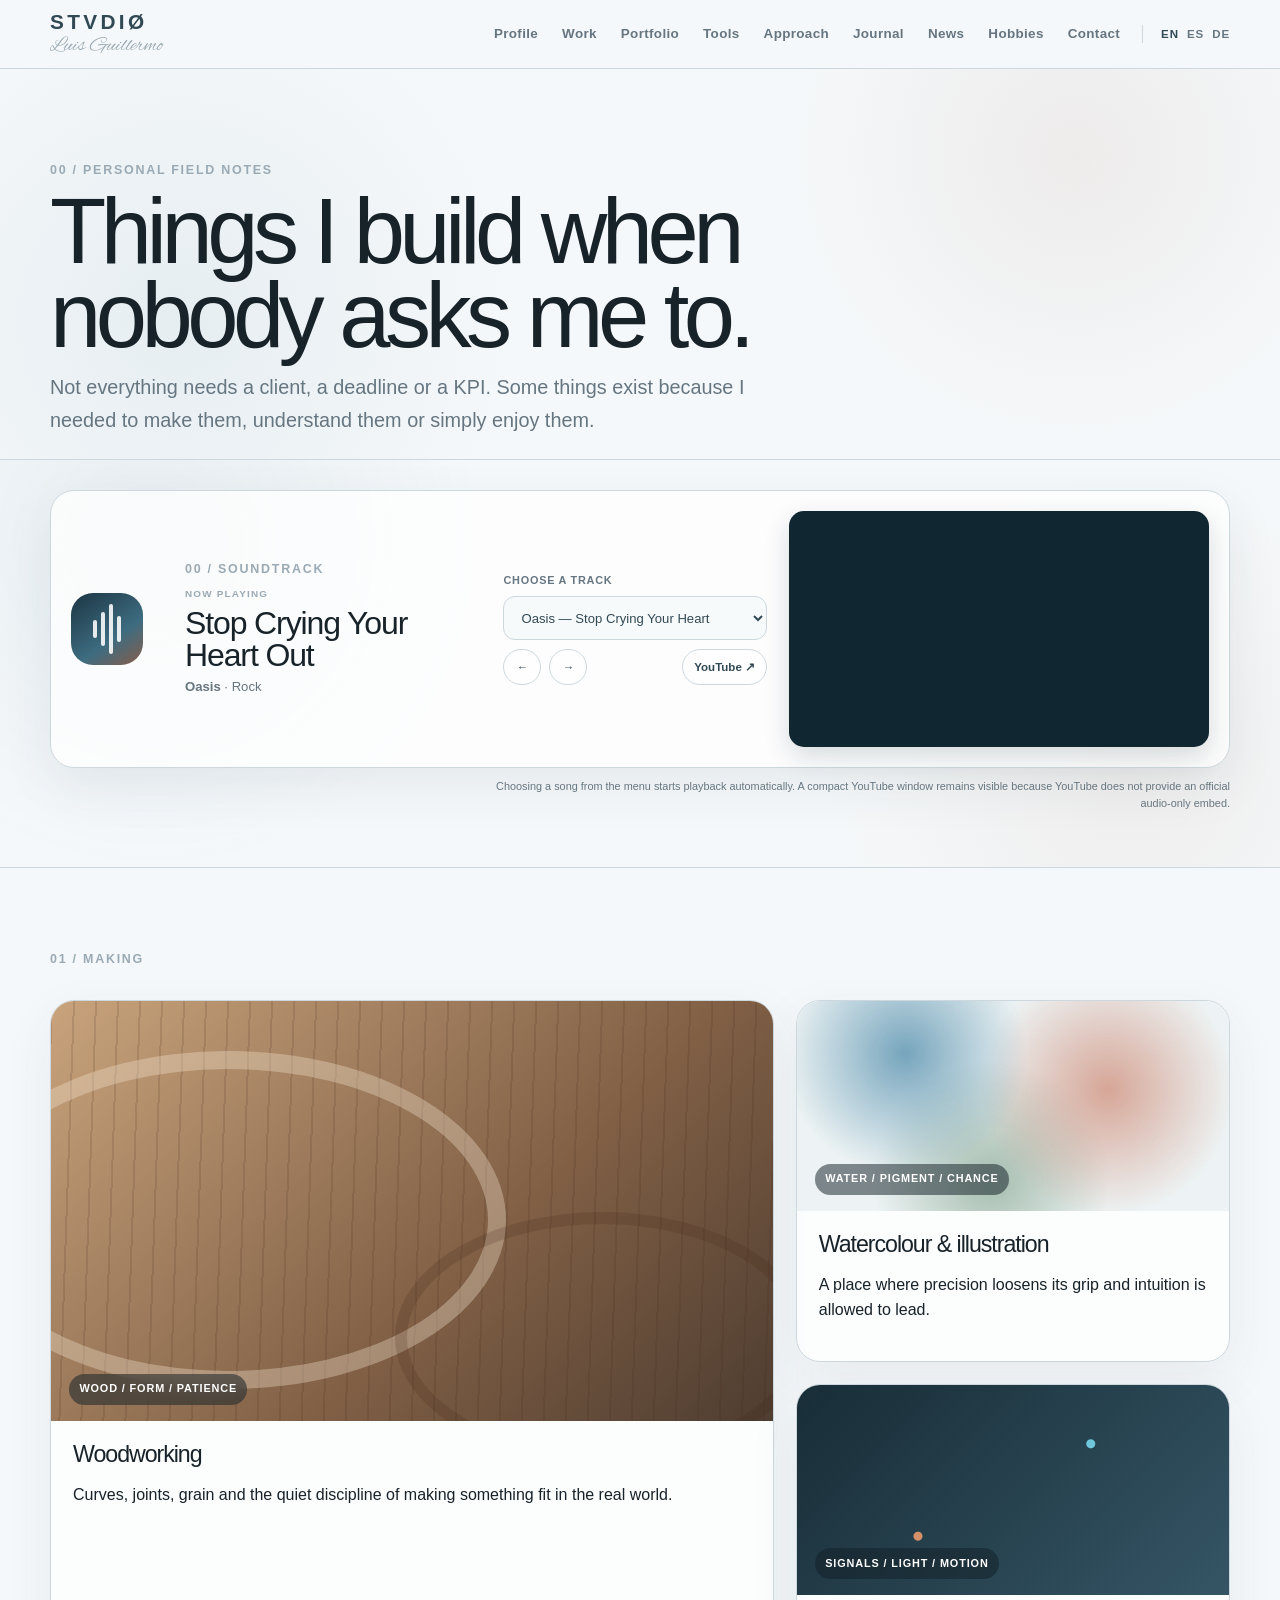
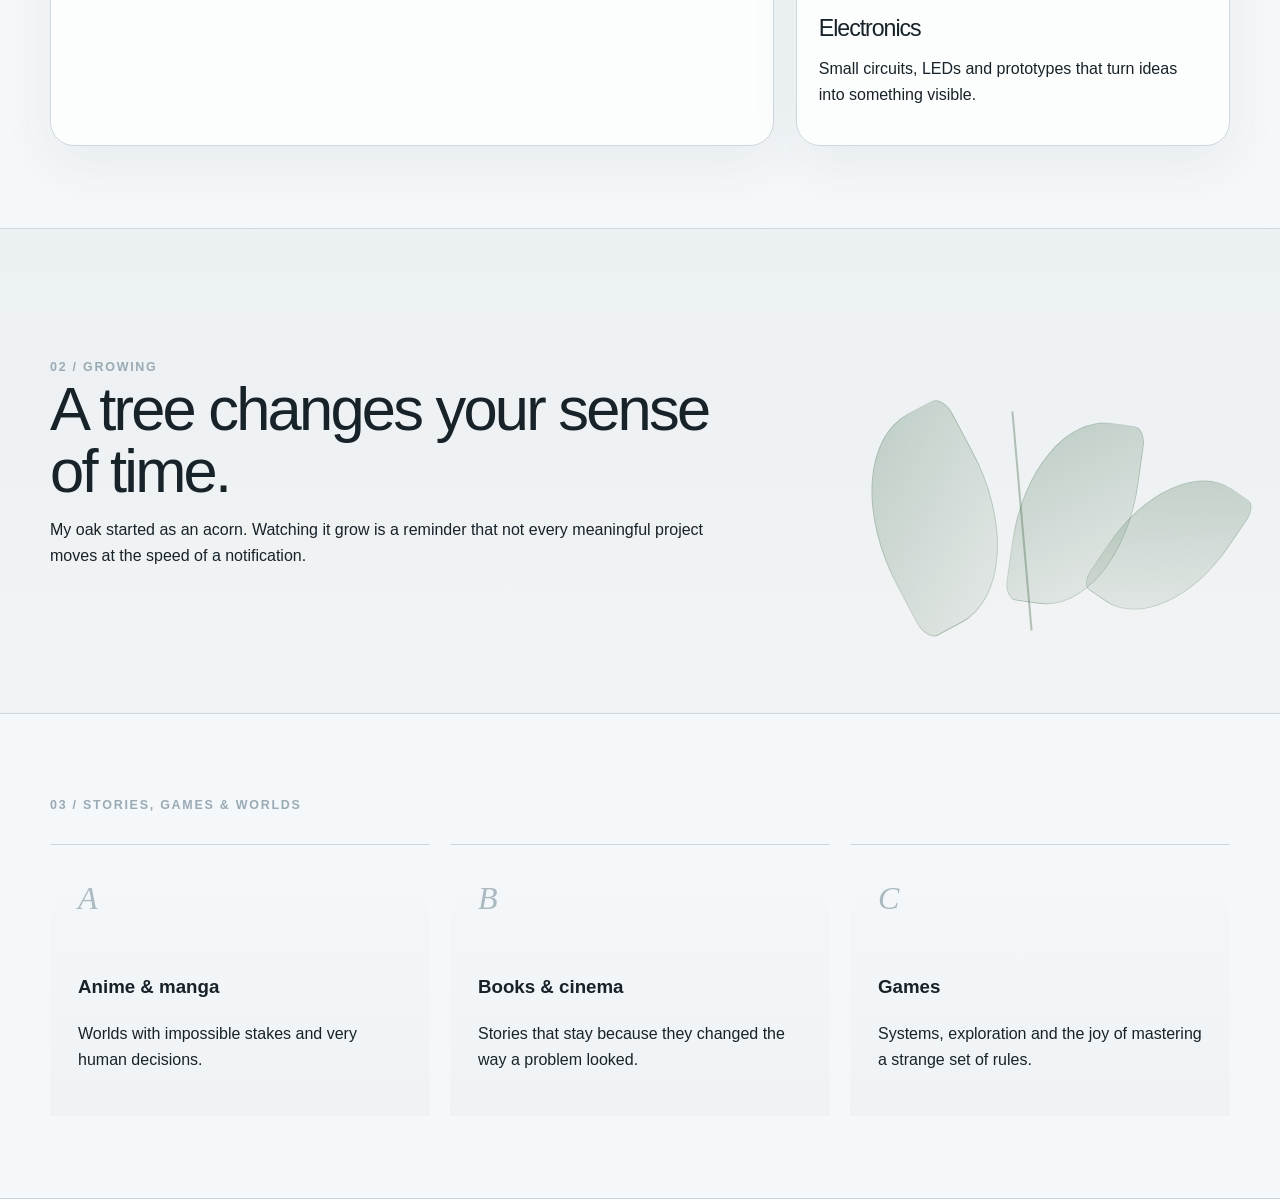
<file: hobbies.html>
<!DOCTYPE html>

<html lang="en">
<head>
<meta charset="utf-8"/>
<meta content="width=device-width, initial-scale=1.0" name="viewport"/>
<title>Hobbies — STVDIØ Luis Guillermo</title>
<meta content="A personal field of making, growing, stories and music." name="description"/>
<link href="styles.css?v=19" rel="stylesheet"/>
</head>
<body class="hobbies-page">
<header>
<nav class="wrap">
<a class="brand" href="index.html">
<span class="brand-main">STVDIØ</span>
<span class="brand-name">Luis Guillermo</span>
</a>
<div class="nav-right">
<div class="nav-links">
<a href="index.html#profile">Profile</a><a href="index.html#work">Work</a>
<a href="index.html#portfolio">Portfolio</a><a href="index.html#tools">Tools</a>
<a href="index.html#approach">Approach</a><a href="journal.html">Journal</a>
<a href="news.html">News</a><a href="hobbies.html">Hobbies</a>
<a href="index.html#contact">Contact</a>
</div>
<div aria-label="Language" class="language-switch">
<a class="active" href="hobbies.html">EN</a>
<a href="es/hobbies.html">ES</a>
<a href="de/hobbies.html">DE</a>
</div>
</div>
<details class="mobile-menu">
<summary aria-label="Open navigation"><span class="mobile-menu-icon"></span></summary>
<div class="mobile-menu-content">
<a href="index.html#profile">Profile</a><a href="index.html#work">Work</a>
<a href="index.html#portfolio">Portfolio</a><a href="index.html#tools">Tools</a>
<a href="index.html#approach">Approach</a><a href="journal.html">Journal</a>
<a href="news.html">News</a><a href="hobbies.html">Hobbies</a>
<a href="index.html#contact">Contact</a>
<div class="mobile-menu-languages">
<a class="active" href="hobbies.html">EN</a>
<a href="es/hobbies.html">ES</a>
<a href="de/hobbies.html">DE</a>
</div>
</div>
</details>
</nav>
</header>
<main>
<section class="hobby-phrase-hero">
<div class="wrap">
<div class="section-number">00 / Personal field notes</div>
<h1>Things I build when nobody asks me to.</h1>
<p>Not everything needs a client, a deadline or a KPI. Some things exist because I needed to make them, understand them or simply enjoy them.</p>
</div>
</section>
<section class="compact-radio-section">
<div class="wrap">
<div class="compact-radio" data-compact-radio="">
<div aria-hidden="true" class="compact-radio-mark">
<span></span><i></i><i></i><i></i>
</div>
<div class="compact-radio-copy">
<div class="section-number">00 / Soundtrack</div>
<div class="compact-radio-now">Now playing</div>
<h1 data-radio-title="">Stop Crying Your Heart Out</h1>
<p><strong data-radio-artist="">Oasis</strong> · <span data-radio-genre="">Rock</span></p>
</div>
<div class="compact-radio-controls">
<label for="track-select-en">Choose a track</label>
<select data-track-select="" id="track-select-en">
<optgroup label="Rock">
<option data-artist="Oasis" data-genre="Rock" data-title="Stop Crying Your Heart Out" value="NITClyCNQPk">Oasis — Stop Crying Your Heart Out</option>
<option data-artist="Green Day" data-genre="Rock" data-title="Boulevard of Broken Dreams" value="Soa3gO7tL-c">Green Day — Boulevard of Broken Dreams</option>
<option data-artist="Metallica" data-genre="Rock" data-title="Turn the Page" value="qPOTEs_yTJo">Metallica — Turn the Page</option>
<option data-artist="Ozzy Osbourne" data-genre="Rock" data-title="See You on the Other Side" value="-9yYJ6ZAYns">Ozzy Osbourne — See You on the Other Side</option>
<option data-artist="Ozzy Osbourne" data-genre="Rock" data-title="Mr. Crowley" value="G3LvhdFEOqs">Ozzy Osbourne — Mr. Crowley</option>
<option data-artist="Marilyn Manson" data-genre="Industrial rock" data-title="The Beautiful People" value="Ypkv0HeUvTc">Marilyn Manson — The Beautiful People</option>
</optgroup>
<optgroup label="German">
<option data-artist="Die Fantastischen Vier" data-genre="Deutschrap" data-title="Die Da!?!" value="VUosAGDM8Sg">Die Fantastischen Vier — Die Da!?!</option>
<option data-artist="Die Fantastischen Vier" data-genre="Deutschrap" data-title="Sie ist weg" value="3vP2T9nTZtw">Die Fantastischen Vier — Sie ist weg</option>
<option data-artist="Rammstein" data-genre="Neue Deutsche Härte" data-title="Ohne Dich" value="LIPc1cfS-oQ">Rammstein — Ohne Dich</option>
</optgroup>
<optgroup label="Anime openings">
<option data-artist="MAKE-UP / Saint Seiya" data-genre="Anime" data-title="Pegasus Fantasy" value="Bu533OKYHyc">MAKE-UP / Saint Seiya — Pegasus Fantasy</option>
<option data-artist="KANA-BOON / Naruto Shippuden" data-genre="Anime" data-title="Silhouette" value="dlFA0Zq1k2A">KANA-BOON / Naruto Shippuden — Silhouette</option>
<option data-artist="Hiroshi Kitadani / One Piece" data-genre="Anime" data-title="We Are!" value="YoeP9w5UIlg">Hiroshi Kitadani / One Piece — We Are!</option>
<option data-artist="Hironobu Kageyama / Dragon Ball Z" data-genre="Anime" data-title="Cha-La Head-Cha-La" value="3hl2nDB8lUw">Hironobu Kageyama / Dragon Ball Z — Cha-La Head-Cha-La</option>
</optgroup>
<optgroup label="Colombian">
<option data-artist="Ekhymosis" data-genre="Colombian rock" data-title="La Tierra" value="thueBRlcaxE">Ekhymosis — La Tierra</option>
<option data-artist="Los Diablitos" data-genre="Vallenato" data-title="Los Caminos de la Vida" value="I-cOD2x-qBs">Los Diablitos — Los Caminos de la Vida</option>
</optgroup>
</select>
<div class="compact-radio-buttons">
<button aria-label="Previous song" data-radio-prev="" type="button">←</button>
<button aria-label="Next song" data-radio-next="" type="button">→</button>
<a data-radio-youtube="" href="https://www.youtube.com/watch?v=NITClyCNQPk" rel="noopener" target="_blank">YouTube ↗</a>
</div>
</div>
<div class="compact-radio-player">
<iframe allow="accelerometer; autoplay; clipboard-write; encrypted-media; gyroscope; picture-in-picture; web-share" allowfullscreen="" data-radio-frame="" loading="lazy" referrerpolicy="strict-origin-when-cross-origin" src="https://www.youtube.com/embed/NITClyCNQPk?rel=0&amp;playsinline=1" title="YouTube music player">
</iframe>
</div>
</div>
<p class="compact-radio-note">Choosing a song from the menu starts playback automatically. A compact YouTube window remains visible because YouTube does not provide an official audio-only embed.</p>
</div>
</section>
<section class="hobby-section">
<div class="wrap">
<div class="section-number">01 / Making</div>
<div class="hobby-mosaic">
<article class="hobby-card hobby-card-large">
<div class="hobby-art hobby-art-wood"><span>Wood / form / patience</span></div>
<div class="hobby-card-body">
<h2>Woodworking</h2>
<p>Curves, joints, grain and the quiet discipline of making something fit in the real world.</p>
</div>
</article>
<article class="hobby-card">
<div class="hobby-art hobby-art-watercolor"><span>Water / pigment / chance</span></div>
<div class="hobby-card-body">
<h2>Watercolour &amp; illustration</h2>
<p>A place where precision loosens its grip and intuition is allowed to lead.</p>
</div>
</article>
<article class="hobby-card">
<div class="hobby-art hobby-art-electronics"><span>Signals / light / motion</span></div>
<div class="hobby-card-body">
<h2>Electronics</h2>
<p>Small circuits, LEDs and prototypes that turn ideas into something visible.</p>
</div>
</article>
</div>
</div>
</section>
<section class="hobby-section hobby-section-soft">
<div class="wrap growing-grid">
<div>
<div class="section-number">02 / Growing</div>
<h2>A tree changes your sense of time.</h2>
<p>My oak started as an acorn. Watching it grow is a reminder that not every meaningful project moves at the speed of a notification.</p>
</div>
<div aria-hidden="true" class="leaf-composition">
<span class="leaf leaf-1"></span><span class="leaf leaf-2"></span>
<span class="leaf leaf-3"></span><span class="leaf-stem"></span>
</div>
</div>
</section>
<section class="hobby-section">
<div class="wrap">
<div class="section-number">03 / Stories, games &amp; worlds</div>
<div class="story-grid">
<article><span class="story-index">A</span><h3>Anime &amp; manga</h3><p>Worlds with impossible stakes and very human decisions.</p></article>
<article><span class="story-index">B</span><h3>Books &amp; cinema</h3><p>Stories that stay because they changed the way a problem looked.</p></article>
<article><span class="story-index">C</span><h3>Games</h3><p>Systems, exploration and the joy of mastering a strange set of rules.</p></article>
</div>
</div>
</section>
</main>
<script defer="" src="compact-radio.js?v=18"></script>
</body>
</html>
</file>
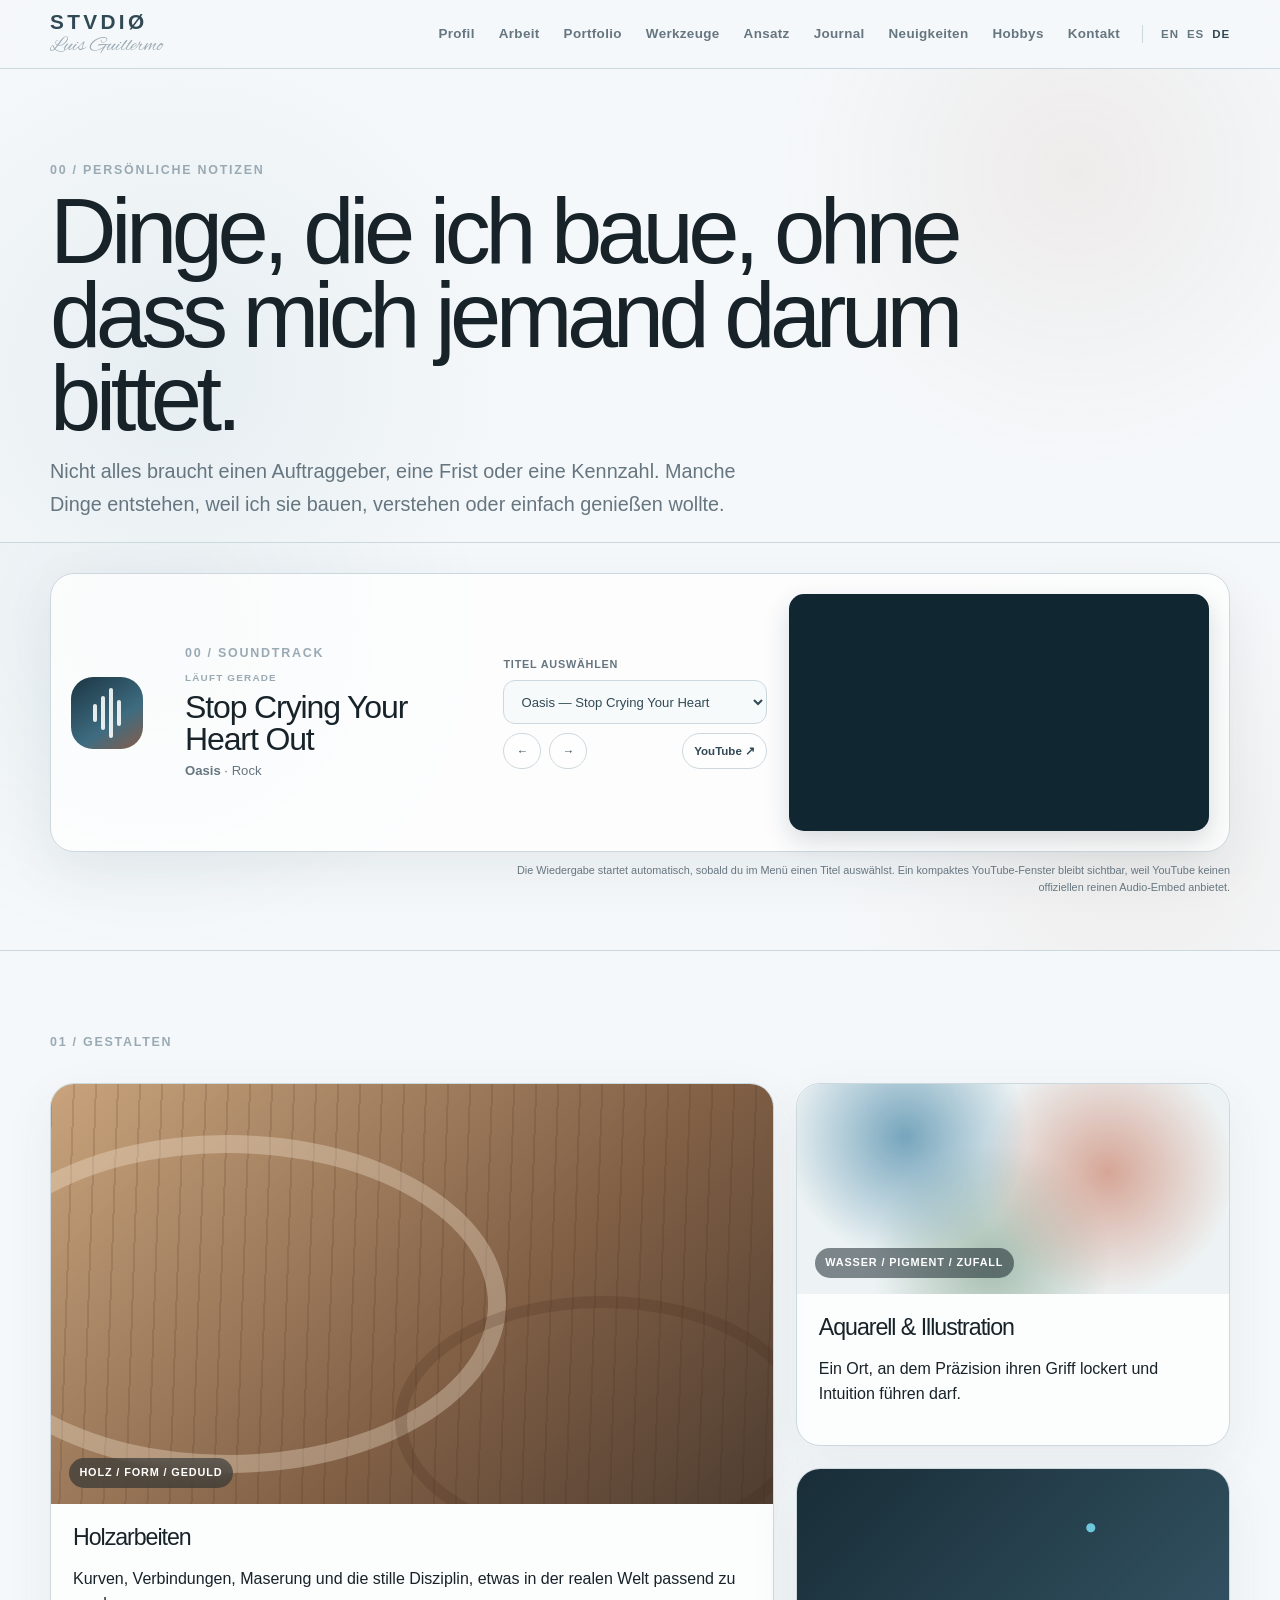
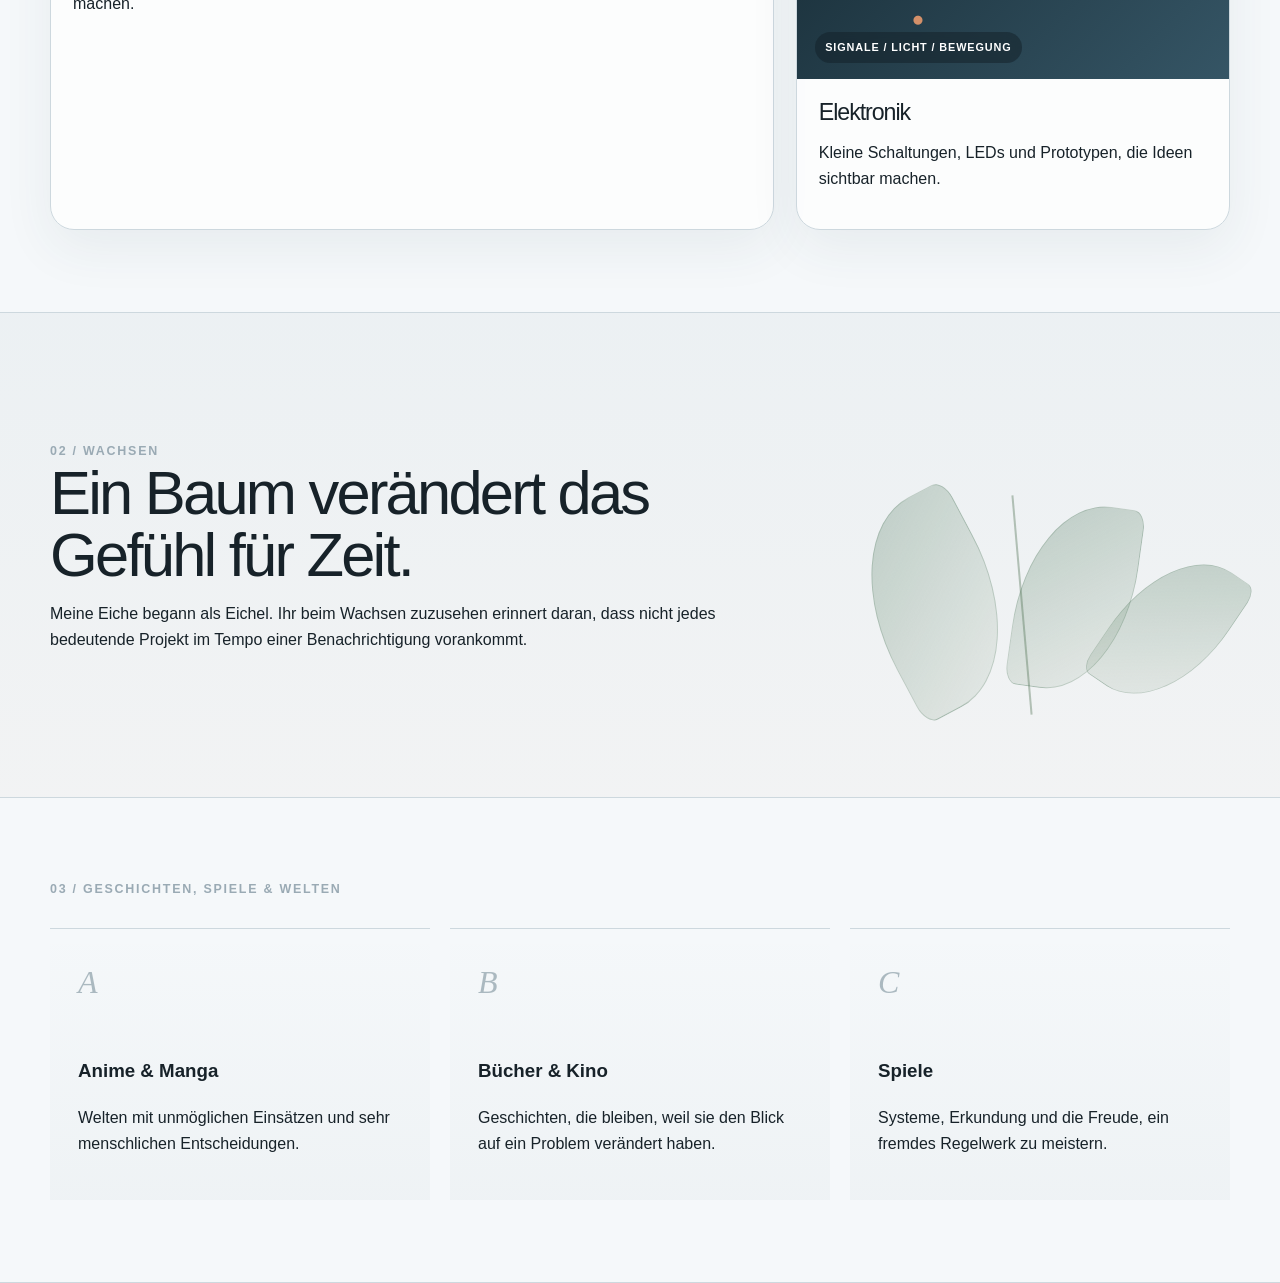
<file: de/hobbies.html>
<!DOCTYPE html>

<html lang="de">
<head>
<meta charset="utf-8"/>
<meta content="width=device-width, initial-scale=1.0" name="viewport"/>
<title>Hobbys — STVDIØ Luis Guillermo</title>
<meta content="A personal field of making, growing, stories and music." name="description"/>
<link href="../styles.css?v=19" rel="stylesheet"/>
</head>
<body class="hobbies-page">
<header>
<nav class="wrap">
<a class="brand" href="index.html">
<span class="brand-main">STVDIØ</span>
<span class="brand-name">Luis Guillermo</span>
</a>
<div class="nav-right">
<div class="nav-links">
<a href="index.html#profile">Profil</a><a href="index.html#work">Arbeit</a>
<a href="index.html#portfolio">Portfolio</a><a href="index.html#tools">Werkzeuge</a>
<a href="index.html#approach">Ansatz</a><a href="journal.html">Journal</a>
<a href="news.html">Neuigkeiten</a><a href="hobbies.html">Hobbys</a>
<a href="index.html#contact">Kontakt</a>
</div>
<div aria-label="Sprache" class="language-switch">
<a href="../hobbies.html">EN</a>
<a href="../es/hobbies.html">ES</a>
<a class="active" href="hobbies.html">DE</a>
</div>
</div>
<details class="mobile-menu">
<summary aria-label="Navigation öffnen"><span class="mobile-menu-icon"></span></summary>
<div class="mobile-menu-content">
<a href="index.html#profile">Profil</a><a href="index.html#work">Arbeit</a>
<a href="index.html#portfolio">Portfolio</a><a href="index.html#tools">Werkzeuge</a>
<a href="index.html#approach">Ansatz</a><a href="journal.html">Journal</a>
<a href="news.html">Neuigkeiten</a><a href="hobbies.html">Hobbys</a>
<a href="index.html#contact">Kontakt</a>
<div class="mobile-menu-languages">
<a href="../hobbies.html">EN</a>
<a href="../es/hobbies.html">ES</a>
<a class="active" href="hobbies.html">DE</a>
</div>
</div>
</details>
</nav>
</header>
<main>
<section class="hobby-phrase-hero">
<div class="wrap">
<div class="section-number">00 / Persönliche Notizen</div>
<h1>Dinge, die ich baue, ohne dass mich jemand darum bittet.</h1>
<p>Nicht alles braucht einen Auftraggeber, eine Frist oder eine Kennzahl. Manche Dinge entstehen, weil ich sie bauen, verstehen oder einfach genießen wollte.</p>
</div>
</section>
<section class="compact-radio-section">
<div class="wrap">
<div class="compact-radio" data-compact-radio="">
<div aria-hidden="true" class="compact-radio-mark">
<span></span><i></i><i></i><i></i>
</div>
<div class="compact-radio-copy">
<div class="section-number">00 / Soundtrack</div>
<div class="compact-radio-now">Läuft gerade</div>
<h1 data-radio-title="">Stop Crying Your Heart Out</h1>
<p><strong data-radio-artist="">Oasis</strong> · <span data-radio-genre="">Rock</span></p>
</div>
<div class="compact-radio-controls">
<label for="track-select-de">Titel auswählen</label>
<select data-track-select="" id="track-select-de">
<optgroup label="Rock">
<option data-artist="Oasis" data-genre="Rock" data-title="Stop Crying Your Heart Out" value="NITClyCNQPk">Oasis — Stop Crying Your Heart Out</option>
<option data-artist="Green Day" data-genre="Rock" data-title="Boulevard of Broken Dreams" value="Soa3gO7tL-c">Green Day — Boulevard of Broken Dreams</option>
<option data-artist="Metallica" data-genre="Rock" data-title="Turn the Page" value="qPOTEs_yTJo">Metallica — Turn the Page</option>
<option data-artist="Ozzy Osbourne" data-genre="Rock" data-title="See You on the Other Side" value="-9yYJ6ZAYns">Ozzy Osbourne — See You on the Other Side</option>
<option data-artist="Ozzy Osbourne" data-genre="Rock" data-title="Mr. Crowley" value="G3LvhdFEOqs">Ozzy Osbourne — Mr. Crowley</option>
<option data-artist="Marilyn Manson" data-genre="Industrial rock" data-title="The Beautiful People" value="Ypkv0HeUvTc">Marilyn Manson — The Beautiful People</option>
</optgroup>
<optgroup label="German">
<option data-artist="Die Fantastischen Vier" data-genre="Deutschrap" data-title="Die Da!?!" value="VUosAGDM8Sg">Die Fantastischen Vier — Die Da!?!</option>
<option data-artist="Die Fantastischen Vier" data-genre="Deutschrap" data-title="Sie ist weg" value="3vP2T9nTZtw">Die Fantastischen Vier — Sie ist weg</option>
<option data-artist="Rammstein" data-genre="Neue Deutsche Härte" data-title="Ohne Dich" value="LIPc1cfS-oQ">Rammstein — Ohne Dich</option>
</optgroup>
<optgroup label="Anime openings">
<option data-artist="MAKE-UP / Saint Seiya" data-genre="Anime" data-title="Pegasus Fantasy" value="Bu533OKYHyc">MAKE-UP / Saint Seiya — Pegasus Fantasy</option>
<option data-artist="KANA-BOON / Naruto Shippuden" data-genre="Anime" data-title="Silhouette" value="dlFA0Zq1k2A">KANA-BOON / Naruto Shippuden — Silhouette</option>
<option data-artist="Hiroshi Kitadani / One Piece" data-genre="Anime" data-title="We Are!" value="YoeP9w5UIlg">Hiroshi Kitadani / One Piece — We Are!</option>
<option data-artist="Hironobu Kageyama / Dragon Ball Z" data-genre="Anime" data-title="Cha-La Head-Cha-La" value="3hl2nDB8lUw">Hironobu Kageyama / Dragon Ball Z — Cha-La Head-Cha-La</option>
</optgroup>
<optgroup label="Colombian">
<option data-artist="Ekhymosis" data-genre="Colombian rock" data-title="La Tierra" value="thueBRlcaxE">Ekhymosis — La Tierra</option>
<option data-artist="Los Diablitos" data-genre="Vallenato" data-title="Los Caminos de la Vida" value="I-cOD2x-qBs">Los Diablitos — Los Caminos de la Vida</option>
</optgroup>
</select>
<div class="compact-radio-buttons">
<button aria-label="Vorheriger Titel" data-radio-prev="" type="button">←</button>
<button aria-label="Nächster Titel" data-radio-next="" type="button">→</button>
<a data-radio-youtube="" href="https://www.youtube.com/watch?v=NITClyCNQPk" rel="noopener" target="_blank">YouTube ↗</a>
</div>
</div>
<div class="compact-radio-player">
<iframe allow="accelerometer; autoplay; clipboard-write; encrypted-media; gyroscope; picture-in-picture; web-share" allowfullscreen="" data-radio-frame="" loading="lazy" referrerpolicy="strict-origin-when-cross-origin" src="https://www.youtube.com/embed/NITClyCNQPk?rel=0&amp;playsinline=1" title="YouTube-Musikplayer">
</iframe>
</div>
</div>
<p class="compact-radio-note">Die Wiedergabe startet automatisch, sobald du im Menü einen Titel auswählst. Ein kompaktes YouTube-Fenster bleibt sichtbar, weil YouTube keinen offiziellen reinen Audio-Embed anbietet.</p>
</div>
</section>
<section class="hobby-section">
<div class="wrap">
<div class="section-number">01 / Gestalten</div>
<div class="hobby-mosaic">
<article class="hobby-card hobby-card-large">
<div class="hobby-art hobby-art-wood"><span>Holz / Form / Geduld</span></div>
<div class="hobby-card-body">
<h2>Holzarbeiten</h2>
<p>Kurven, Verbindungen, Maserung und die stille Disziplin, etwas in der realen Welt passend zu machen.</p>
</div>
</article>
<article class="hobby-card">
<div class="hobby-art hobby-art-watercolor"><span>Wasser / Pigment / Zufall</span></div>
<div class="hobby-card-body">
<h2>Aquarell &amp; Illustration</h2>
<p>Ein Ort, an dem Präzision ihren Griff lockert und Intuition führen darf.</p>
</div>
</article>
<article class="hobby-card">
<div class="hobby-art hobby-art-electronics"><span>Signale / Licht / Bewegung</span></div>
<div class="hobby-card-body">
<h2>Elektronik</h2>
<p>Kleine Schaltungen, LEDs und Prototypen, die Ideen sichtbar machen.</p>
</div>
</article>
</div>
</div>
</section>
<section class="hobby-section hobby-section-soft">
<div class="wrap growing-grid">
<div>
<div class="section-number">02 / Wachsen</div>
<h2>Ein Baum verändert das Gefühl für Zeit.</h2>
<p>Meine Eiche begann als Eichel. Ihr beim Wachsen zuzusehen erinnert daran, dass nicht jedes bedeutende Projekt im Tempo einer Benachrichtigung vorankommt.</p>
</div>
<div aria-hidden="true" class="leaf-composition">
<span class="leaf leaf-1"></span><span class="leaf leaf-2"></span>
<span class="leaf leaf-3"></span><span class="leaf-stem"></span>
</div>
</div>
</section>
<section class="hobby-section">
<div class="wrap">
<div class="section-number">03 / Geschichten, Spiele &amp; Welten</div>
<div class="story-grid">
<article><span class="story-index">A</span><h3>Anime &amp; Manga</h3><p>Welten mit unmöglichen Einsätzen und sehr menschlichen Entscheidungen.</p></article>
<article><span class="story-index">B</span><h3>Bücher &amp; Kino</h3><p>Geschichten, die bleiben, weil sie den Blick auf ein Problem verändert haben.</p></article>
<article><span class="story-index">C</span><h3>Spiele</h3><p>Systeme, Erkundung und die Freude, ein fremdes Regelwerk zu meistern.</p></article>
</div>
</div>
</section>
</main>
<script defer="" src="../compact-radio.js?v=19"></script>
</body>
</html>
</file>
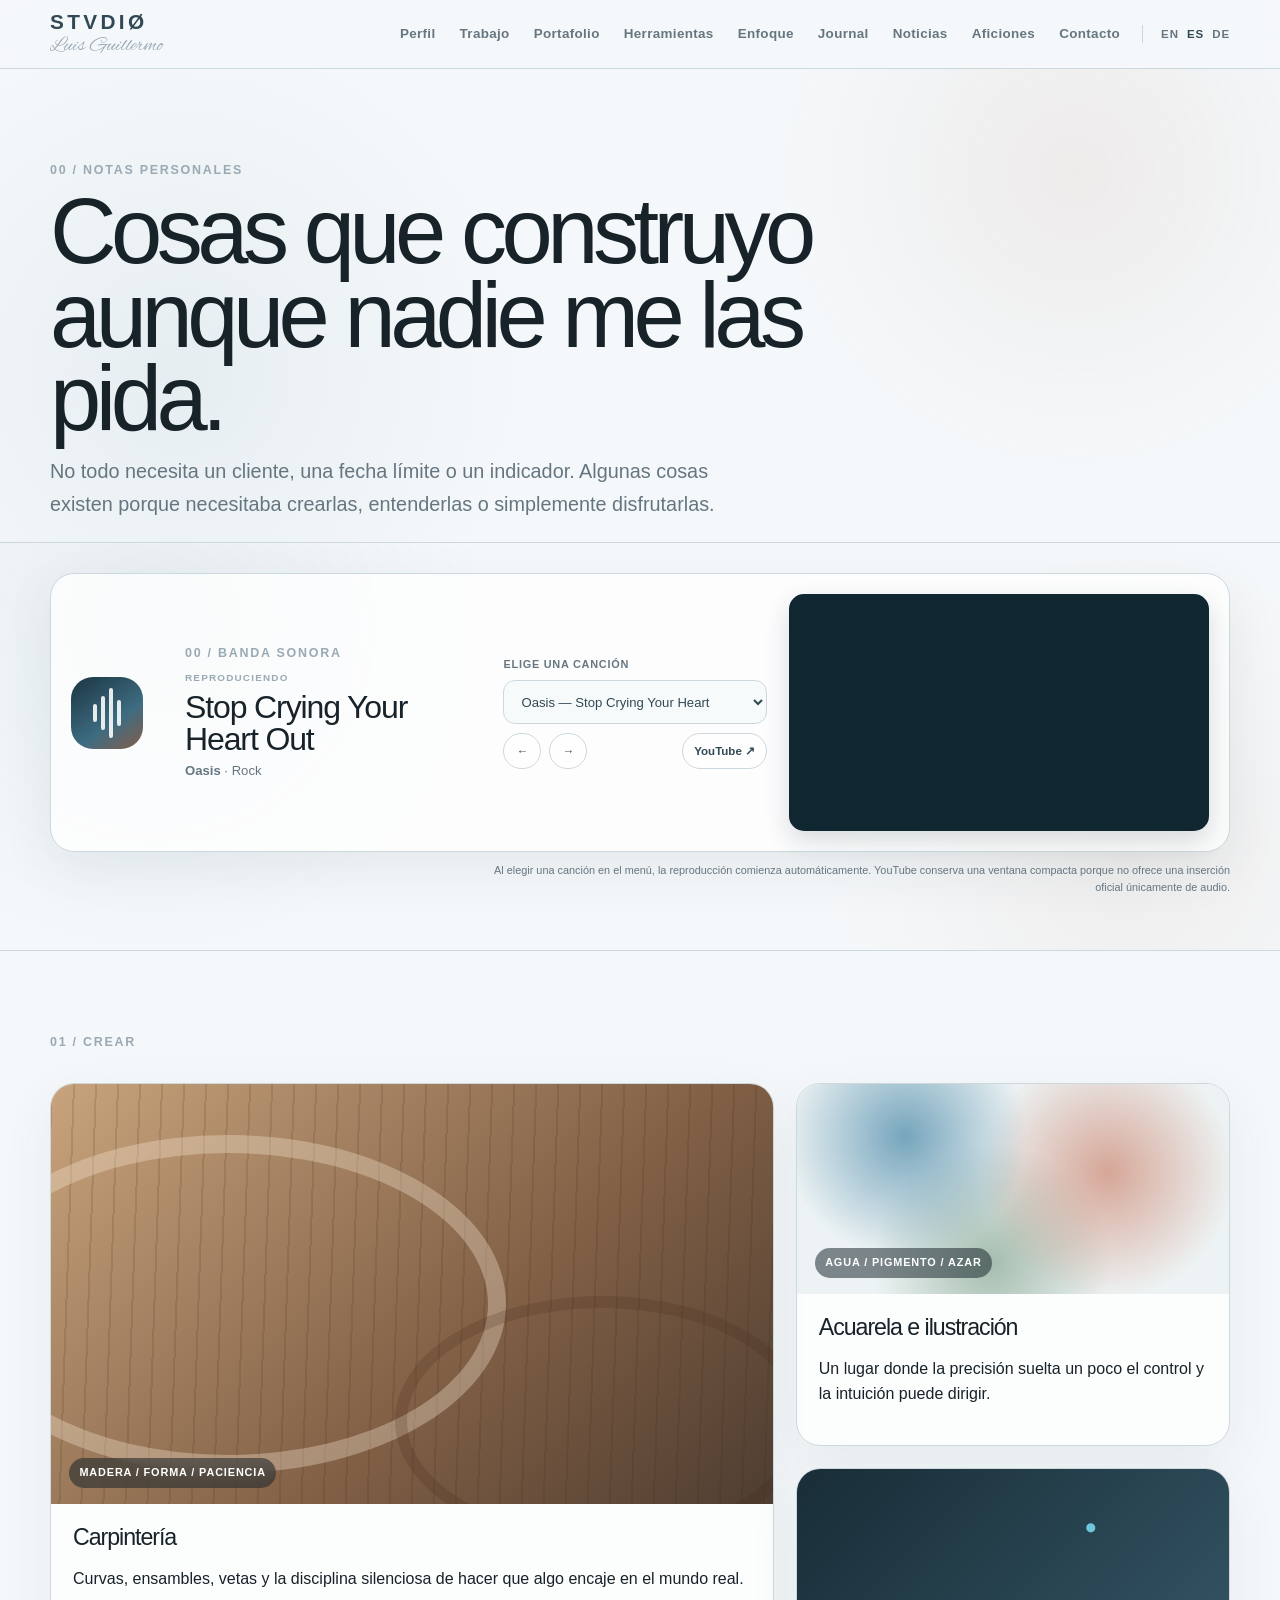
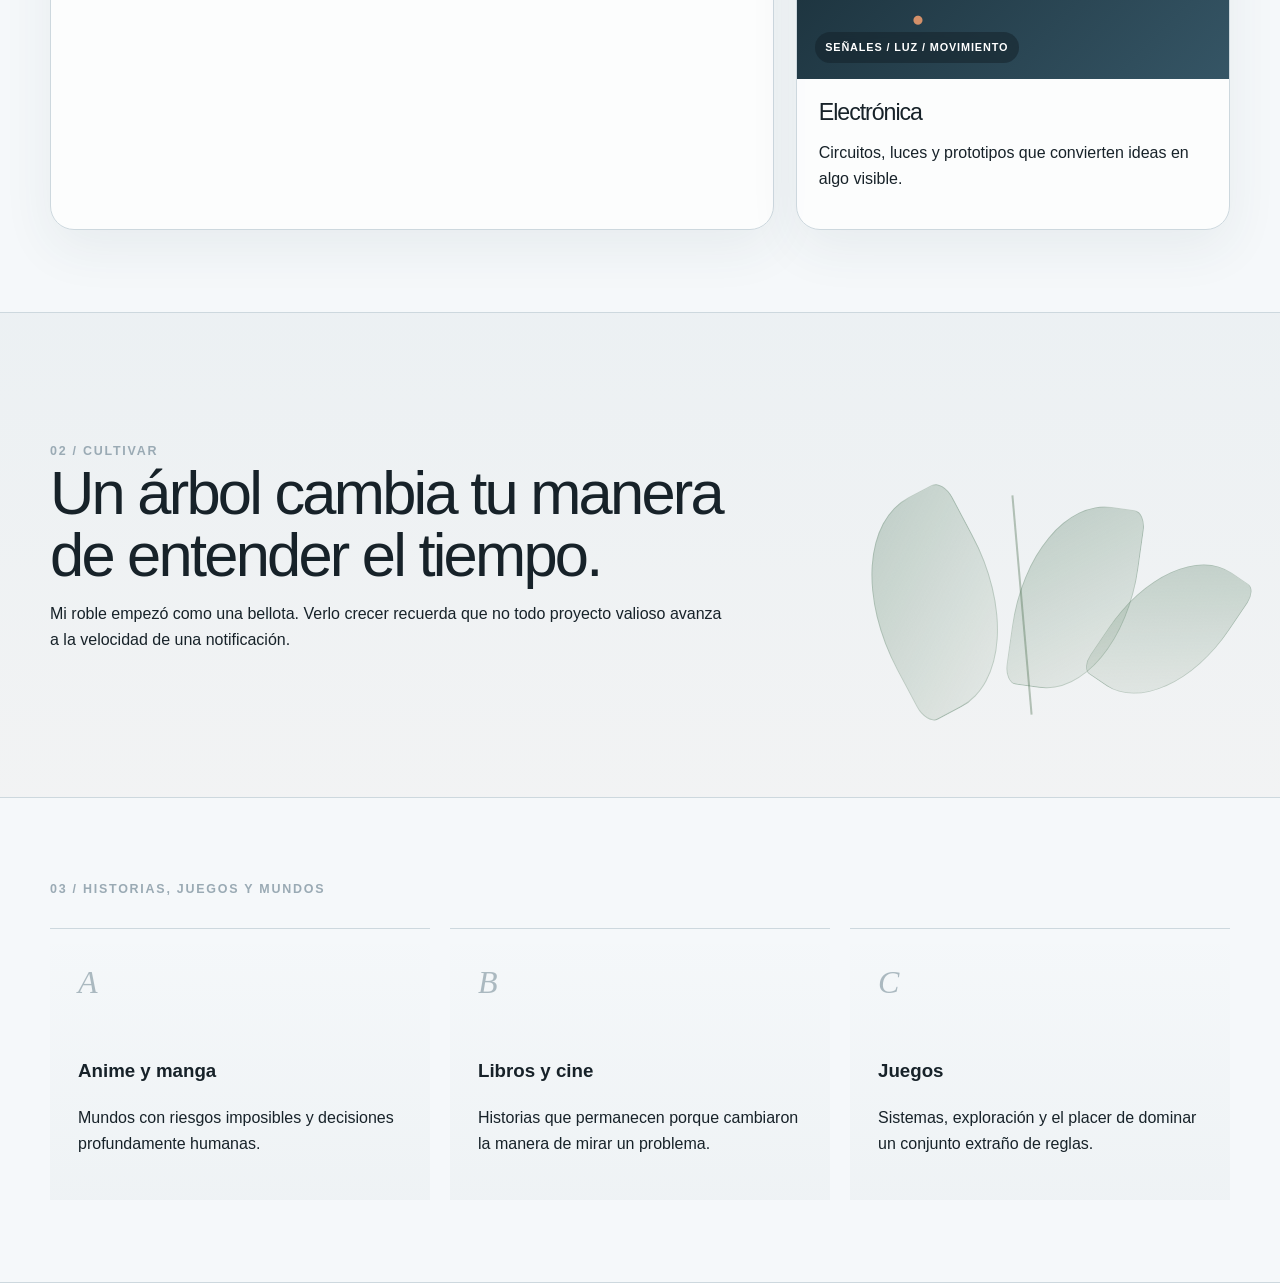
<file: es/hobbies.html>
<!DOCTYPE html>

<html lang="es">
<head>
<meta charset="utf-8"/>
<meta content="width=device-width, initial-scale=1.0" name="viewport"/>
<title>Aficiones — STVDIØ Luis Guillermo</title>
<meta content="Un espacio personal de creación, naturaleza, historias y música." name="description"/>
<link href="../styles.css?v=19" rel="stylesheet"/>
</head>
<body class="hobbies-page">
<header>
<nav class="wrap">
<a class="brand" href="../index.html">
<span class="brand-main">STVDIØ</span>
<span class="brand-name">Luis Guillermo</span>
</a>
<div class="nav-right">
<div class="nav-links">
<a href="index.html#profile">Perfil</a><a href="index.html#work">Trabajo</a>
<a href="index.html#portfolio">Portafolio</a><a href="index.html#tools">Herramientas</a>
<a href="index.html#approach">Enfoque</a><a href="journal.html">Journal</a>
<a href="news.html">Noticias</a><a href="hobbies.html">Aficiones</a>
<a href="index.html#contact">Contacto</a>
</div>
<div aria-label="Idioma" class="language-switch"><a href="../hobbies.html">EN</a><a class="active" href="hobbies.html">ES</a><a href="../de/hobbies.html">DE</a></div>
</div>
<details class="mobile-menu">
<summary aria-label="Open navigation"><span class="mobile-menu-icon"></span></summary>
<div class="mobile-menu-content">
<a href="index.html#profile">Perfil</a><a href="index.html#work">Trabajo</a>
<a href="index.html#portfolio">Portafolio</a><a href="index.html#tools">Herramientas</a>
<a href="index.html#approach">Enfoque</a><a href="journal.html">Journal</a>
<a href="news.html">Noticias</a><a href="hobbies.html">Aficiones</a>
<a href="index.html#contact">Contacto</a>
<div class="mobile-menu-languages"><a href="../hobbies.html">EN</a><a class="active" href="hobbies.html">ES</a><a href="../de/hobbies.html">DE</a></div>
</div>
</details>
</nav>
</header>
<main>
<section class="hobby-phrase-hero">
<div class="wrap">
<div class="section-number">00 / Notas personales</div>
<h1>Cosas que construyo aunque nadie me las pida.</h1>
<p>No todo necesita un cliente, una fecha límite o un indicador. Algunas cosas existen porque necesitaba crearlas, entenderlas o simplemente disfrutarlas.</p>
</div>
</section>
<section class="compact-radio-section">
<div class="wrap">
<div class="compact-radio" data-compact-radio="">
<div aria-hidden="true" class="compact-radio-mark">
<span></span><i></i><i></i><i></i>
</div>
<div class="compact-radio-copy">
<div class="section-number">00 / Banda sonora</div>
<div class="compact-radio-now">Reproduciendo</div>
<h1 data-radio-title="">Stop Crying Your Heart Out</h1>
<p><strong data-radio-artist="">Oasis</strong> · <span data-radio-genre="">Rock</span></p>
</div>
<div class="compact-radio-controls">
<label for="track-select-es">Elige una canción</label>
<select data-track-select="" id="track-select-es">
<optgroup label="Rock">
<option data-artist="Oasis" data-genre="Rock" data-title="Stop Crying Your Heart Out" value="NITClyCNQPk">Oasis — Stop Crying Your Heart Out</option>
<option data-artist="Green Day" data-genre="Rock" data-title="Boulevard of Broken Dreams" value="Soa3gO7tL-c">Green Day — Boulevard of Broken Dreams</option>
<option data-artist="Metallica" data-genre="Rock" data-title="Turn the Page" value="qPOTEs_yTJo">Metallica — Turn the Page</option>
<option data-artist="Ozzy Osbourne" data-genre="Rock" data-title="See You on the Other Side" value="-9yYJ6ZAYns">Ozzy Osbourne — See You on the Other Side</option>
<option data-artist="Ozzy Osbourne" data-genre="Rock" data-title="Mr. Crowley" value="G3LvhdFEOqs">Ozzy Osbourne — Mr. Crowley</option>
<option data-artist="Marilyn Manson" data-genre="Industrial rock" data-title="The Beautiful People" value="Ypkv0HeUvTc">Marilyn Manson — The Beautiful People</option>
</optgroup>
<optgroup label="Deutsch">
<option data-artist="Die Fantastischen Vier" data-genre="Deutschrap" data-title="Die Da!?!" value="VUosAGDM8Sg">Die Fantastischen Vier — Die Da!?!</option>
<option data-artist="Die Fantastischen Vier" data-genre="Deutschrap" data-title="Sie ist weg" value="3vP2T9nTZtw">Die Fantastischen Vier — Sie ist weg</option>
<option data-artist="Rammstein" data-genre="Neue Deutsche Härte" data-title="Ohne Dich" value="LIPc1cfS-oQ">Rammstein — Ohne Dich</option>
</optgroup>
<optgroup label="Openings de anime">
<option data-artist="MAKE-UP / Saint Seiya" data-genre="Anime" data-title="Pegasus Fantasy" value="Bu533OKYHyc">MAKE-UP / Saint Seiya — Pegasus Fantasy</option>
<option data-artist="KANA-BOON / Naruto Shippuden" data-genre="Anime" data-title="Silhouette" value="dlFA0Zq1k2A">KANA-BOON / Naruto Shippuden — Silhouette</option>
<option data-artist="Hiroshi Kitadani / One Piece" data-genre="Anime" data-title="We Are!" value="YoeP9w5UIlg">Hiroshi Kitadani / One Piece — We Are!</option>
<option data-artist="Hironobu Kageyama / Dragon Ball Z" data-genre="Anime" data-title="Cha-La Head-Cha-La" value="3hl2nDB8lUw">Hironobu Kageyama / Dragon Ball Z — Cha-La Head-Cha-La</option>
</optgroup>
<optgroup label="Colombianas">
<option data-artist="Ekhymosis" data-genre="Rock colombiano" data-title="La Tierra" value="thueBRlcaxE">Ekhymosis — La Tierra</option>
<option data-artist="Los Diablitos" data-genre="Vallenato" data-title="Los Caminos de la Vida" value="I-cOD2x-qBs">Los Diablitos — Los Caminos de la Vida</option>
</optgroup>
</select>
<div class="compact-radio-buttons">
<button aria-label="Canción anterior" data-radio-prev="" type="button">←</button>
<button aria-label="Canción siguiente" data-radio-next="" type="button">→</button>
<a data-radio-youtube="" href="https://www.youtube.com/watch?v=NITClyCNQPk" rel="noopener" target="_blank">YouTube ↗</a>
</div>
</div>
<div class="compact-radio-player">
<iframe allow="accelerometer; autoplay; clipboard-write; encrypted-media; gyroscope; picture-in-picture; web-share" allowfullscreen="" data-radio-frame="" loading="lazy" referrerpolicy="strict-origin-when-cross-origin" src="https://www.youtube.com/embed/NITClyCNQPk?rel=0&amp;playsinline=1" title="YouTube music player">
</iframe>
</div>
</div>
<p class="compact-radio-note">Al elegir una canción en el menú, la reproducción comienza automáticamente. YouTube conserva una ventana compacta porque no ofrece una inserción oficial únicamente de audio.</p>
</div>
</section>
<section class="hobby-section">
<div class="wrap">
<div class="section-number">01 / Crear</div>
<div class="hobby-mosaic">
<article class="hobby-card hobby-card-large">
<div class="hobby-art hobby-art-wood"><span>Madera / forma / paciencia</span></div>
<div class="hobby-card-body">
<h2>Carpintería</h2>
<p>Curvas, ensambles, vetas y la disciplina silenciosa de hacer que algo encaje en el mundo real.</p>
</div>
</article>
<article class="hobby-card">
<div class="hobby-art hobby-art-watercolor"><span>Agua / pigmento / azar</span></div>
<div class="hobby-card-body">
<h2>Acuarela e ilustración</h2>
<p>Un lugar donde la precisión suelta un poco el control y la intuición puede dirigir.</p>
</div>
</article>
<article class="hobby-card">
<div class="hobby-art hobby-art-electronics"><span>Señales / luz / movimiento</span></div>
<div class="hobby-card-body">
<h2>Electrónica</h2>
<p>Circuitos, luces y prototipos que convierten ideas en algo visible.</p>
</div>
</article>
</div>
</div>
</section>
<section class="hobby-section hobby-section-soft">
<div class="wrap growing-grid">
<div>
<div class="section-number">02 / Cultivar</div>
<h2>Un árbol cambia tu manera de entender el tiempo.</h2>
<p>Mi roble empezó como una bellota. Verlo crecer recuerda que no todo proyecto valioso avanza a la velocidad de una notificación.</p>
</div>
<div aria-hidden="true" class="leaf-composition">
<span class="leaf leaf-1"></span><span class="leaf leaf-2"></span>
<span class="leaf leaf-3"></span><span class="leaf-stem"></span>
</div>
</div>
</section>
<section class="hobby-section">
<div class="wrap">
<div class="section-number">03 / Historias, juegos y mundos</div>
<div class="story-grid">
<article><span class="story-index">A</span><h3>Anime y manga</h3><p>Mundos con riesgos imposibles y decisiones profundamente humanas.</p></article>
<article><span class="story-index">B</span><h3>Libros y cine</h3><p>Historias que permanecen porque cambiaron la manera de mirar un problema.</p></article>
<article><span class="story-index">C</span><h3>Juegos</h3><p>Sistemas, exploración y el placer de dominar un conjunto extraño de reglas.</p></article>
</div>
</div>
</section>
</main>
<script defer="" src="../compact-radio.js?v=19"></script>
</body>
</html>
</file>
<file: styles.css>
@import url("https://fonts.googleapis.com/css2?family=Alex+Brush&display=swap");


    :root {
      --ice: #f5f8fa;
      --ice-2: #edf3f6;
      --mist: #dfe8ed;
      --steel: #9aaab4;
      --ink: #172229;
      --muted: #667680;
      --line: #cdd8de;
      --blue: #6f8fa1;
      --blue-dark: #314955;
      --white: #ffffff;
      --max: 1180px;
      --radius: 18px;
      --shadow: 0 18px 50px rgba(43, 63, 74, .08);
    }

    * {
      box-sizing: border-box;
    }

    html {
      scroll-behavior: smooth;
    }

    body {
      margin: 0;
      color: var(--ink);
      background: var(--ice);
      font-family: "Helvetica Neue", Helvetica, Arial, sans-serif;
      line-height: 1.6;
    }

    img {
      max-width: 100%;
      display: block;
    }

    a {
      color: inherit;
    }

    .wrap {
      width: min(var(--max), calc(100% - 40px));
      margin: 0 auto;
    }

    .top-banner {
      position: relative;
      height: clamp(110px, 14vw, 180px);
      overflow: hidden;
      background: var(--mist);
      border-bottom: 1px solid var(--line);
    }

    .top-banner img {
      width: 100%;
      height: 100%;
      object-fit: cover;
      object-position: center 48%;
      filter: grayscale(48%) brightness(1.08) contrast(.9) saturate(.55);
    }

    .top-banner::after {
      content: "";
      position: absolute;
      inset: 0;
      background:
        linear-gradient(180deg, rgba(245,248,250,.02), rgba(245,248,250,.38)),
        linear-gradient(90deg, rgba(209,224,232,.28), transparent 36%, rgba(255,255,255,.22));
      pointer-events: none;
    }

    header {
      position: sticky;
      top: 0;
      z-index: 30;
      background: rgba(245,248,250,.88);
      backdrop-filter: blur(16px);
      border-bottom: 1px solid var(--line);
    }

    nav {
      min-height: 68px;
      display: flex;
      align-items: center;
      justify-content: space-between;
      gap: 28px;
    }

    .brand {
      display: inline-flex;
      flex-direction: column;
      align-items: flex-start;
      width: 210px;
      gap: 4px;
      text-decoration: none;
      color: var(--blue-dark);
      line-height: 1;
      text-transform: none;
    }

    .brand-main {
      display: block;
      font-family: "Arial Black", "Helvetica Neue", Arial, sans-serif;
      font-size: 1.42rem;
      font-weight: 900;
      letter-spacing: .16em;
      color: var(--blue-dark);
      white-space: nowrap;
    }

    .brand-name {
      display: block;
      font-family: Georgia, "Times New Roman", serif;
      font-size: .82rem;
      font-weight: 400;
      letter-spacing: .055em;
      color: var(--steel);
      text-transform: none;
      white-space: nowrap;
    }

    .nav-links {
      display: flex;
      flex-wrap: wrap;
      gap: 24px;
    }

    .nav-links a {
      text-decoration: none;
      color: var(--muted);
      font-size: .82rem;
      font-weight: 600;
      letter-spacing: .08em;
      text-transform: uppercase;
    }

    .nav-links a:hover {
      color: var(--ink);
    }

    section {
      padding: 92px 0;
      border-bottom: 1px solid var(--line);
    }

    .hero {
      display: grid;
      grid-template-columns: 1.15fr .85fr;
      align-items: center;
      gap: 72px;
      min-height: 690px;
    }

    .eyebrow {
      margin-bottom: 22px;
      color: var(--blue);
      font-size: .78rem;
      font-weight: 700;
      letter-spacing: .16em;
      text-transform: uppercase;
    }

    h1 {
      margin: 0;
      max-width: 760px;
      font-size: clamp(3rem, 6.7vw, 6.8rem);
      line-height: .95;
      letter-spacing: -.055em;
      font-weight: 500;
    }

    h1 strong {
      display: block;
      color: var(--blue-dark);
      font-weight: 700;
    }

    .lead {
      max-width: 680px;
      margin: 30px 0 0;
      color: var(--muted);
      font-size: clamp(1rem, 1.5vw, 1.2rem);
    }

    .hero-actions {
      display: flex;
      flex-wrap: wrap;
      gap: 12px;
      margin-top: 34px;
    }

    .button {
      display: inline-flex;
      align-items: center;
      justify-content: center;
      min-height: 46px;
      padding: 0 18px;
      border: 1px solid var(--line);
      border-radius: 999px;
      text-decoration: none;
      font-size: .84rem;
      font-weight: 600;
      letter-spacing: .04em;
      transition: all .2s ease;
    }

    .button.primary {
      color: var(--white);
      background: var(--blue-dark);
      border-color: var(--blue-dark);
    }

    .button.secondary {
      background: rgba(255,255,255,.38);
    }

    .button:hover {
      transform: translateY(-2px);
      box-shadow: 0 10px 24px rgba(43,63,74,.08);
    }

    .portrait {
      position: relative;
      padding: 18px;
      background: rgba(255,255,255,.45);
      border: 1px solid var(--line);
      border-radius: 28px;
      box-shadow: var(--shadow);
    }

    .portrait::before {
      content: "";
      position: absolute;
      inset: 12px -12px -12px 12px;
      z-index: -1;
      border-radius: 28px;
      background: rgba(223,232,237,.75);
    }

    .portrait img {
      width: 100%;
      aspect-ratio: 4 / 5;
      object-fit: cover;
      object-position: center 30%;
      border-radius: 18px;
      filter: grayscale(82%) contrast(.98) brightness(1.05);
    }

    .manifesto {
      background: var(--ice-2);
    }

    .manifesto-grid {
      display: grid;
      grid-template-columns: .65fr 1.35fr;
      gap: 70px;
      align-items: start;
    }

    .section-number {
      color: var(--steel);
      font-size: .78rem;
      font-weight: 700;
      letter-spacing: .14em;
      text-transform: uppercase;
    }

    .manifesto-text {
      margin: 0;
      max-width: 900px;
      font-size: clamp(1.8rem, 3.5vw, 3.7rem);
      line-height: 1.18;
      letter-spacing: -.03em;
      font-weight: 400;
    }

    .manifesto-text strong {
      color: var(--blue-dark);
      font-weight: 700;
    }

    h2 {
      margin: 0;
      font-size: clamp(2.2rem, 4.8vw, 4.5rem);
      line-height: 1;
      letter-spacing: -.045em;
      font-weight: 500;
    }

    .section-intro {
      max-width: 760px;
      margin: 22px 0 0;
      color: var(--muted);
      font-size: 1.04rem;
    }

    .areas {
      display: grid;
      grid-template-columns: repeat(2, 1fr);
      gap: 18px;
      margin-top: 44px;
    }

    .area {
      padding: 30px;
      min-height: 220px;
      background: rgba(255,255,255,.55);
      border: 1px solid var(--line);
      border-radius: var(--radius);
    }

    .area-index {
      display: inline-block;
      margin-bottom: 44px;
      color: var(--steel);
      font-size: .75rem;
      font-weight: 700;
      letter-spacing: .12em;
    }

    .area h3 {
      margin: 0 0 10px;
      font-size: 1.35rem;
      font-weight: 600;
    }

    .area p {
      margin: 0;
      color: var(--muted);
      font-size: .96rem;
    }

    .questions {
      margin-top: 42px;
      border-top: 1px solid var(--line);
    }

    .question {
      display: grid;
      grid-template-columns: 72px 1fr;
      padding: 22px 0;
      border-bottom: 1px solid var(--line);
      font-size: clamp(1.05rem, 1.8vw, 1.45rem);
    }

    .question span {
      color: var(--steel);
      font-size: .76rem;
      font-weight: 700;
      letter-spacing: .1em;
    }

    .journal {
      background: var(--ice-2);
    }

    .cards {
      display: grid;
      grid-template-columns: repeat(3, 1fr);
      gap: 18px;
      margin-top: 44px;
    }

    .card {
      overflow: hidden;
      background: rgba(255,255,255,.58);
      border: 1px solid var(--line);
      border-radius: var(--radius);
      box-shadow: 0 12px 32px rgba(43,63,74,.04);
    }

    .card-visual {
      height: 150px;
      background:
        linear-gradient(135deg, rgba(255,255,255,.6), rgba(169,191,202,.72)),
        url("banner.png") center/cover;
      filter: grayscale(56%) saturate(.55);
      border-bottom: 1px solid var(--line);
    }

    .card:nth-child(2) .card-visual {
      background:
        linear-gradient(135deg, rgba(229,237,241,.86), rgba(112,142,158,.56)),
        url("banner.png") center 46%/cover;
    }

    .card:nth-child(3) .card-visual {
      background:
        linear-gradient(135deg, rgba(243,247,249,.8), rgba(76,102,116,.5)),
        url("banner.png") center 54%/cover;
    }

    .card-body {
      padding: 24px;
    }

    .meta {
      color: var(--blue);
      font-size: .72rem;
      font-weight: 700;
      letter-spacing: .12em;
      text-transform: uppercase;
    }

    .card h3 {
      margin: 12px 0;
      font-size: 1.3rem;
      line-height: 1.15;
      font-weight: 600;
    }

    .card p {
      margin: 0 0 22px;
      color: var(--muted);
      font-size: .95rem;
    }

    .text-link {
      text-decoration: none;
      color: var(--blue-dark);
      font-size: .82rem;
      font-weight: 700;
    }

    .contact {
      padding: 0;
      background: var(--blue-dark);
      color: var(--white);
    }

    .contact-grid {
      display: grid;
      grid-template-columns: 1.25fr .75fr;
      min-height: 420px;
    }

    .contact-copy {
      padding: 80px var(--gutter, 40px);
      border-right: 1px solid rgba(255,255,255,.18);
    }

    .contact-copy h2 {
      color: var(--white);
    }

    .contact-copy p {
      max-width: 700px;
      margin: 24px 0 0;
      color: rgba(255,255,255,.72);
    }

    .social-links {
      display: grid;
    }

    .social-link {
      display: flex;
      align-items: center;
      justify-content: space-between;
      min-height: 72px;
      padding: 0 26px;
      border-bottom: 1px solid rgba(255,255,255,.16);
      text-decoration: none;
      font-size: .82rem;
      font-weight: 600;
      letter-spacing: .08em;
      text-transform: uppercase;
    }

    .social-link:hover {
      background: rgba(255,255,255,.08);
    }

    footer {
      padding: 28px 0 36px;
      color: var(--muted);
      font-size: .82rem;
      letter-spacing: .05em;
    }

    @media (max-width: 900px) {
      .nav-links {
        display: none;
      }

      .hero,
      .manifesto-grid,
      .contact-grid {
        grid-template-columns: 1fr;
      }

      .hero {
        min-height: auto;
        padding: 74px 0;
      }

      .portrait {
        max-width: 560px;
      }

      .contact-copy {
        border-right: 0;
        border-bottom: 1px solid rgba(255,255,255,.18);
      }

      .areas,
      .cards {
        grid-template-columns: 1fr;
      }
    }

    @media (max-width: 560px) {
      .wrap {
        width: min(100% - 24px, var(--max));
      }

      section {
        padding: 68px 0;
      }

      .top-banner {
        height: 105px;
      }

      h1 {
        font-size: clamp(2.8rem, 14vw, 4.4rem);
      }

      .question {
        grid-template-columns: 50px 1fr;
      }

      .button {
        width: 100%;
      }
    }

    /* Nordic identity update */
    .brand { display:inline-flex; align-items:baseline; gap:10px; }
    .brand-main { font-family:"Arial Black","Helvetica Neue",Arial,sans-serif; font-size:1.48rem; letter-spacing:.11em; line-height:1; }
    .brand-sub { font-family:Georgia,"Times New Roman",serif; font-size:.76rem; font-style:italic; font-weight:400; letter-spacing:.18em; color:var(--steel); }
    .nav-right { display:flex; align-items:center; gap:22px; }
    .language-switch { display:flex; gap:8px; padding-left:18px; border-left:1px solid var(--line); }
    .language-switch a { text-decoration:none; color:var(--muted); font-size:.72rem; font-weight:700; letter-spacing:.08em; }
    .language-switch .active { color:var(--blue-dark); }
    .news-lead { background:linear-gradient(180deg,rgba(255,255,255,.58),rgba(237,243,246,.72)); }
    .news-lead-grid { display:grid; grid-template-columns:1.25fr .75fr; gap:20px; margin-top:42px; }
    .news-feature,.news-mini { background:rgba(255,255,255,.62); border:1px solid var(--line); border-radius:var(--radius); box-shadow:0 12px 32px rgba(43,63,74,.045); }
    .news-feature { overflow:hidden; }
    .news-feature-image { height:255px; background:linear-gradient(135deg,rgba(240,246,249,.28),rgba(88,116,130,.34)),url("banner.png") center 48%/cover; border-bottom:1px solid var(--line); }
    .news-feature-body,.news-mini { padding:26px; }
    .news-feature h3 { margin:10px 0 12px; font-size:clamp(1.7rem,3vw,2.55rem); line-height:1.08; }
    .news-mini-stack { display:grid; gap:18px; }
    .news-mini h3 { margin:10px 0 8px; font-size:1.28rem; }
    .news-feature p,.news-mini p { margin:0; color:var(--muted); }
    .portrait img { filter:saturate(.9) contrast(.98) brightness(1.035); }
    .site-preview { display:grid; grid-template-columns:repeat(2,1fr); gap:18px; margin-top:40px; }
    .site-preview article { padding:28px; background:rgba(255,255,255,.56); border:1px solid var(--line); border-radius:var(--radius); }
    .site-preview h3 { margin:10px 0 10px; font-size:1.45rem; }
    .site-preview p { color:var(--muted); }
    .page-hero { padding:82px 0 56px; }
    @media (max-width:980px){ .news-lead-grid{grid-template-columns:1fr;} .nav-links{display:none;} }
    @media (max-width:640px){ .brand-main{font-size:1.18rem;} .brand-sub{font-size:.64rem;} .language-switch{display:none;} .site-preview{grid-template-columns:1fr;} }
  

    .portfolio-grid,
    .tools-grid {
      display: grid;
      gap: 18px;
      margin-top: 42px;
    }

    .portfolio-grid { grid-template-columns: repeat(2, 1fr); }
    .tools-grid { grid-template-columns: repeat(4, 1fr); }

    .portfolio-item,
    .tool-group {
      background: rgba(255,255,255,.58);
      border: 1px solid var(--line);
      border-radius: var(--radius);
      box-shadow: 0 12px 32px rgba(43,63,74,.04);
    }

    .portfolio-item {
      min-height: 260px;
      padding: 30px;
      display: flex;
      flex-direction: column;
    }

    .portfolio-number {
      color: var(--steel);
      font-size: .74rem;
      font-weight: 700;
      letter-spacing: .12em;
    }

    .portfolio-item h3 {
      margin: 42px 0 12px;
      font-size: 1.5rem;
      line-height: 1.12;
    }

    .portfolio-item p,
    .tool-group p { color: var(--muted); }

    .portfolio-item .text-link { margin-top: auto; }

    .tool-group {
      min-height: 210px;
      padding: 26px;
    }

    .tool-group h3 {
      margin: 0 0 18px;
      font-size: 1.08rem;
    }

    .tool-list {
      display: flex;
      flex-wrap: wrap;
      gap: 8px;
    }

    .tool-chip {
      display: inline-flex;
      padding: 7px 10px;
      border: 1px solid var(--line);
      border-radius: 999px;
      color: var(--muted);
      background: rgba(255,255,255,.48);
      font-size: .8rem;
    }

    .language-note {
      max-width: 760px;
      margin-top: 26px;
      padding: 20px 22px;
      background: rgba(255,255,255,.56);
      border: 1px solid var(--line);
      border-radius: var(--radius);
      color: var(--muted);
    }

    @media (max-width: 980px) {
      .tools-grid { grid-template-columns: repeat(2, 1fr); }
    }

    @media (max-width: 640px) {
      .brand { width: 194px; }
      .brand-main { font-size: 1.18rem; }
      .brand-name { font-size: .7rem; }
      .portfolio-grid,
      .tools-grid { grid-template-columns: 1fr; }
    }


    .mobile-menu-button {
      display: none;
      flex-direction: column;
      align-items: center;
      justify-content: center;
      gap: 4px;
      width: 42px;
      height: 42px;
      padding: 0;
      border: 1px solid var(--line);
      border-radius: 999px;
      background: rgba(255,255,255,.45);
      color: var(--blue-dark);
      cursor: pointer;
    }

    .mobile-menu-button span {
      display: block;
      width: 17px;
      height: 1.5px;
      background: currentColor;
    }

    .mobile-panel {
      display: none;
      border-top: 1px solid var(--line);
      background: rgba(244,248,250,.98);
    }

    .mobile-panel.open {
      display: block;
    }

    .mobile-panel-inner {
      width: min(var(--max), calc(100% - 24px));
      margin: 0 auto;
      padding: 12px 0 18px;
    }

    .mobile-panel-inner > a {
      display: block;
      padding: 12px 2px;
      border-bottom: 1px solid var(--line);
      color: var(--muted);
      text-decoration: none;
      font-size: .86rem;
      font-weight: 600;
    }

    .mobile-language {
      display: flex;
      gap: 14px;
      padding-top: 14px;
    }

    .mobile-language a {
      color: var(--muted);
      text-decoration: none;
      font-size: .78rem;
      font-weight: 700;
    }

    .mobile-language .active {
      color: var(--blue-dark);
    }

    @media (max-width: 900px) {
      .mobile-menu-button {
        display: inline-flex;
      }

      .nav-right {
        display: none;
      }

      nav {
        min-height: 78px;
      }
    }

    @media (max-width: 560px) {
      .brand {
        width: 176px;
      }

      .brand-main {
        font-size: 1.14rem;
      }

      .brand-name {
        font-size: .72rem;
      }
    }


/* Final typography refinements */
.nav-links a {
  text-transform: none;
  letter-spacing: .025em;
  font-size: .84rem;
}

.mobile-panel-inner > a {
  text-transform: none;
  letter-spacing: .025em;
}

.brand-name {
  font-family: "Palatino Linotype", "Book Antiqua", Palatino, Georgia, serif;
  font-style: italic;
  font-weight: 400;
  letter-spacing: .018em;
  text-transform: none;
}


/* Refined signature typography */
.brand-name {
  font-family: "Segoe Script", "Apple Chancery", "Lucida Handwriting",
               "URW Chancery L", "Brush Script MT", cursive;
  font-size: 1.08rem;
  font-weight: 400;
  font-style: normal;
  letter-spacing: .01em;
  line-height: 1.08;
  color: var(--steel);
  text-transform: none;
  transform: translateY(1px);
}

@media (max-width: 640px) {
  .brand-name {
    font-size: .9rem;
    letter-spacing: 0;
  }
}


/* Alex Brush signature lockup */
.brand-name {
  font-family: "Alex Brush", "Segoe Script", cursive;
  font-size: 1.42rem;
  font-weight: 400;
  font-style: normal;
  letter-spacing: 0;
  line-height: .9;
  color: var(--steel);
  text-transform: none;
  transform: translateY(2px);
}

@media (max-width: 640px) {
  .brand-name {
    font-size: 1.18rem;
    line-height: .92;
  }
}


/* ===== Stable responsive header v8 ===== */
.brand {
  display: flex !important;
  flex-direction: column !important;
  align-items: flex-start !important;
  justify-content: center;
  width: 190px !important;
  min-width: 190px;
  gap: 1px !important;
  line-height: 1 !important;
  text-transform: none !important;
}

.brand-main {
  display: block !important;
  width: auto !important;
  font-size: 1.30rem !important;
  letter-spacing: .16em !important;
  line-height: 1 !important;
  white-space: nowrap !important;
}

.brand-name {
  display: block !important;
  width: auto !important;
  margin-top: 3px;
  font-family: "Alex Brush", "Segoe Script", cursive !important;
  font-size: 1.34rem !important;
  font-weight: 400 !important;
  font-style: normal !important;
  letter-spacing: 0 !important;
  line-height: .88 !important;
  white-space: nowrap !important;
  text-transform: none !important;
  transform: none !important;
}

.mobile-menu {
  display: none;
  position: relative;
}

.mobile-menu summary {
  list-style: none;
  width: 42px;
  height: 42px;
  display: grid;
  place-items: center;
  border: 1px solid var(--line);
  border-radius: 999px;
  background: rgba(255,255,255,.46);
  color: var(--blue-dark);
  cursor: pointer;
}

.mobile-menu summary::-webkit-details-marker {
  display: none;
}

.mobile-menu-icon,
.mobile-menu-icon::before,
.mobile-menu-icon::after {
  display: block;
  width: 17px;
  height: 1.5px;
  background: currentColor;
  content: "";
}

.mobile-menu-icon {
  position: relative;
}

.mobile-menu-icon::before {
  position: absolute;
  top: -5px;
  left: 0;
}

.mobile-menu-icon::after {
  position: absolute;
  top: 5px;
  left: 0;
}

.mobile-menu[open] .mobile-menu-icon {
  background: transparent;
}

.mobile-menu[open] .mobile-menu-icon::before {
  top: 0;
  transform: rotate(45deg);
}

.mobile-menu[open] .mobile-menu-icon::after {
  top: 0;
  transform: rotate(-45deg);
}

.mobile-menu-content {
  position: absolute;
  top: calc(100% + 12px);
  right: 0;
  z-index: 100;
  width: min(320px, calc(100vw - 24px));
  padding: 12px;
  background: rgba(244,248,250,.99);
  border: 1px solid var(--line);
  border-radius: 16px;
  box-shadow: 0 18px 48px rgba(43,63,74,.14);
}

.mobile-menu-content > a {
  display: block;
  padding: 11px 10px;
  border-bottom: 1px solid var(--line);
  color: var(--muted);
  text-decoration: none;
  font-size: .92rem;
  font-weight: 600;
  letter-spacing: .01em;
  text-transform: none;
}

.mobile-menu-content > a:last-of-type {
  border-bottom: 0;
}

.mobile-menu-languages {
  display: flex;
  gap: 14px;
  padding: 12px 10px 3px;
}

.mobile-menu-languages a {
  color: var(--muted);
  text-decoration: none;
  font-size: .78rem;
  font-weight: 700;
}

.mobile-menu-languages .active {
  color: var(--blue-dark);
}

@media (max-width: 980px) {
  .nav-right,
  .mobile-panel,
  .mobile-menu-button {
    display: none !important;
  }

  .mobile-menu {
    display: block;
  }

  nav {
    min-height: 76px !important;
  }
}

@media (max-width: 560px) {
  .brand {
    width: 166px !important;
    min-width: 166px;
  }

  .brand-main {
    font-size: 1.08rem !important;
  }

  .brand-name {
    font-size: 1.14rem !important;
  }
}


/* v9 language consistency */
@media (max-width: 980px) {
  header .nav-right { display: none !important; }
  header .mobile-menu { display: block !important; }
}

@media (min-width: 981px) {
  header .nav-right { display: flex !important; }
  header .mobile-menu { display: none !important; }
}


/* ===== Climate Clock banner overlay ===== */
.top-banner {
  min-height: 132px;
}

.climate-clock-panel {
  position: absolute;
  z-index: 4;
  top: 50%;
  right: max(18px, calc((100vw - var(--max)) / 2));
  transform: translateY(-50%);
  width: min(520px, calc(100% - 36px));
  padding: 14px 18px 13px;
  color: #f7fbfd;
  background:
    linear-gradient(135deg, rgba(18, 34, 43, .86), rgba(49, 73, 85, .72));
  border: 1px solid rgba(255,255,255,.28);
  border-radius: 18px;
  box-shadow: 0 18px 44px rgba(10, 24, 31, .22);
  backdrop-filter: blur(12px);
  -webkit-backdrop-filter: blur(12px);
}

.climate-clock-panel::before {
  content: "";
  position: absolute;
  left: 0;
  top: 14px;
  bottom: 14px;
  width: 3px;
  border-radius: 999px;
  background: #ef6a62;
}

.climate-clock-topline {
  display: flex;
  align-items: center;
  justify-content: space-between;
  gap: 14px;
  margin-left: 7px;
}

.climate-clock-label {
  max-width: 330px;
  color: rgba(247,251,253,.76);
  font-size: .67rem;
  font-weight: 700;
  letter-spacing: .105em;
  line-height: 1.35;
  text-transform: uppercase;
}

.climate-clock-source {
  color: rgba(247,251,253,.58);
  font-size: .62rem;
  font-weight: 600;
  letter-spacing: .08em;
  text-decoration: none;
  white-space: nowrap;
}

.climate-clock-source:hover {
  color: #ffffff;
}

.climate-clock-time {
  display: grid;
  grid-template-columns: repeat(5, minmax(50px, 1fr));
  gap: 8px;
  margin: 10px 0 0 7px;
}

.climate-clock-unit {
  min-width: 0;
}

.climate-clock-value {
  display: block;
  color: #ffffff;
  font-family: "SFMono-Regular", Consolas, "Liberation Mono", Menlo, monospace;
  font-size: clamp(1.05rem, 2vw, 1.55rem);
  font-weight: 700;
  letter-spacing: -.045em;
  line-height: 1;
}

.climate-clock-caption {
  display: block;
  margin-top: 4px;
  color: rgba(247,251,253,.54);
  font-size: .56rem;
  font-weight: 700;
  letter-spacing: .10em;
  text-transform: uppercase;
}

.climate-clock-status {
  margin: 9px 0 0 7px;
  color: rgba(247,251,253,.58);
  font-size: .62rem;
}

.climate-clock-panel.is-error .climate-clock-time {
  display: none;
}

@media (max-width: 820px) {
  .top-banner {
    height: 154px;
  }

  .top-banner img {
    object-position: center;
  }

  .climate-clock-panel {
    left: 12px;
    right: 12px;
    width: auto;
    padding: 12px 14px 11px;
    border-radius: 15px;
  }

  .climate-clock-label {
    max-width: 250px;
    font-size: .6rem;
  }

  .climate-clock-source {
    font-size: .56rem;
  }

  .climate-clock-time {
    grid-template-columns: repeat(5, 1fr);
    gap: 5px;
  }

  .climate-clock-value {
    font-size: clamp(.93rem, 4.2vw, 1.18rem);
  }

  .climate-clock-caption {
    font-size: .49rem;
    letter-spacing: .06em;
  }
}

@media (max-width: 430px) {
  .top-banner {
    height: 166px;
  }

  .climate-clock-panel {
    top: 52%;
  }

  .climate-clock-topline {
    align-items: flex-start;
  }

  .climate-clock-label {
    max-width: 215px;
  }

  .climate-clock-source {
    writing-mode: vertical-rl;
    transform: rotate(180deg);
    letter-spacing: .05em;
  }
}


/* ===== Climate Clock visual refinement v11 ===== */
.climate-clock-panel {
  background:
    linear-gradient(
      112deg,
      rgba(22, 78, 111, .78) 0%,
      rgba(52, 87, 104, .67) 42%,
      rgba(120, 92, 70, .62) 72%,
      rgba(115, 63, 49, .70) 100%
    );
  border: 1px solid rgba(255,255,255,.34);
  box-shadow:
    0 16px 38px rgba(8, 28, 39, .20),
    inset 0 1px 0 rgba(255,255,255,.18);
  backdrop-filter: blur(10px) saturate(1.08);
  -webkit-backdrop-filter: blur(10px) saturate(1.08);
}

.climate-clock-panel::before {
  width: 2px;
  background:
    linear-gradient(
      180deg,
      rgba(124, 206, 232, .92),
      rgba(255,255,255,.70) 48%,
      rgba(235, 151, 105, .95)
    );
  box-shadow: 0 0 16px rgba(255,255,255,.22);
}

.climate-clock-panel::after {
  content: "";
  position: absolute;
  inset: 0;
  pointer-events: none;
  border-radius: inherit;
  background:
    linear-gradient(135deg, rgba(255,255,255,.10), transparent 32%),
    radial-gradient(circle at 88% 14%, rgba(244,178,133,.15), transparent 34%),
    radial-gradient(circle at 12% 82%, rgba(100,188,224,.13), transparent 38%);
}

.climate-clock-topline,
.climate-clock-time,
.climate-clock-status {
  position: relative;
  z-index: 1;
}

.climate-clock-label {
  color: rgba(255,255,255,.84);
}

.climate-clock-source {
  color: rgba(255,255,255,.68);
}

.climate-clock-value {
  color: #ffffff;
  text-shadow: 0 1px 12px rgba(0,0,0,.22);
}

.climate-clock-caption {
  color: rgba(255,255,255,.62);
}

.climate-clock-status {
  color: rgba(255,255,255,.66);
}

@media (max-width: 820px) {
  .climate-clock-panel {
    background:
      linear-gradient(
        110deg,
        rgba(22, 78, 111, .80) 0%,
        rgba(58, 90, 105, .70) 48%,
        rgba(118, 73, 55, .72) 100%
      );
  }
}


/* ===== Climate Clock transparent treatment v12 ===== */
.climate-clock-panel {
  background: transparent !important;
  border: 0 !important;
  box-shadow: none !important;
  backdrop-filter: none !important;
  -webkit-backdrop-filter: none !important;
  padding: 10px 4px !important;
}

.climate-clock-panel::before,
.climate-clock-panel::after {
  display: none !important;
}

.climate-clock-label,
.climate-clock-source,
.climate-clock-caption,
.climate-clock-status,
.climate-clock-value {
  text-shadow:
    0 1px 2px rgba(0,0,0,.95),
    0 2px 8px rgba(0,0,0,.78),
    0 0 18px rgba(0,0,0,.48);
}

.climate-clock-label {
  color: rgba(255,255,255,.96) !important;
  font-weight: 800;
}

.climate-clock-source {
  color: rgba(255,255,255,.82) !important;
}

.climate-clock-value {
  color: #ffffff !important;
  font-weight: 800;
  letter-spacing: -.055em;
}

.climate-clock-caption {
  color: rgba(255,255,255,.86) !important;
  font-weight: 800;
}

.climate-clock-status {
  color: rgba(255,255,255,.86) !important;
}

@media (max-width: 820px) {
  .climate-clock-panel {
    padding: 8px 2px !important;
  }
}


/* ===== Mixed Latest: News + Journal ===== */
.content-type {
  display: inline-flex;
  align-items: center;
  padding: .22rem .5rem;
  border: 1px solid currentColor;
  border-radius: 999px;
  font-size: .61rem;
  font-weight: 800;
  letter-spacing: .09em;
  line-height: 1;
  text-transform: uppercase;
}

.content-type-news {
  color: #315e73;
  background: rgba(75, 126, 151, .08);
}

.content-type-journal {
  color: #755443;
  background: rgba(151, 104, 75, .08);
}

.news-mini .text-link {
  display: inline-block;
  margin-top: .7rem;
}


/* ===== Artistic hobbies page v14 ===== */
.hobbies-page {
  overflow-x: hidden;
}

.hobby-hero {
  padding: clamp(72px, 9vw, 120px) 0 72px;
  background:
    radial-gradient(circle at 82% 22%, rgba(150, 93, 64, .11), transparent 30%),
    radial-gradient(circle at 18% 62%, rgba(63, 119, 142, .10), transparent 32%);
}

.hobby-hero-grid,
.growing-grid,
.soundtrack-heading {
  display: grid;
  grid-template-columns: 1.25fr .75fr;
  gap: clamp(36px, 7vw, 90px);
  align-items: center;
}

.hobby-hero h1 {
  max-width: 780px;
  margin: .7rem 0 1.1rem;
  font-size: clamp(3rem, 7vw, 6.8rem);
  line-height: .92;
  letter-spacing: -.055em;
}

.hobby-intro {
  max-width: 700px;
  font-size: clamp(1.05rem, 1.7vw, 1.35rem);
  line-height: 1.65;
  color: var(--muted);
}

.hobby-orbit {
  position: relative;
  min-height: 320px;
}

.orbit-circle {
  position: absolute;
  border: 1px solid rgba(47, 91, 111, .25);
  border-radius: 50%;
}

.orbit-a { inset: 12% 8% 6% 18%; transform: rotate(-8deg); }
.orbit-b { inset: 24% 20% 18% 4%; border-color: rgba(137, 86, 57, .28); transform: rotate(13deg); }
.orbit-dot { position: absolute; width: 16px; height: 16px; border-radius: 50%; }
.dot-a { top: 19%; right: 15%; background: #416f84; }
.dot-b { bottom: 16%; left: 18%; background: #a16f52; }
.orbit-word {
  position: absolute;
  inset: 42% auto auto 28%;
  font-size: clamp(2.7rem, 7vw, 5.6rem);
  font-weight: 800;
  letter-spacing: .15em;
  color: rgba(44, 79, 95, .10);
  transform: rotate(-9deg);
}

.hobby-section {
  padding: 82px 0;
}

.hobby-section-soft {
  background: linear-gradient(180deg, rgba(79, 112, 124, .055), rgba(154, 107, 76, .035));
}

.hobby-mosaic {
  display: grid;
  grid-template-columns: 1.25fr .75fr;
  gap: 22px;
  margin-top: 30px;
}

.hobby-card {
  overflow: hidden;
  border: 1px solid var(--line);
  border-radius: 24px;
  background: rgba(255,255,255,.72);
  box-shadow: 0 18px 52px rgba(42, 68, 80, .07);
}

.hobby-card-large {
  grid-row: span 2;
}

.hobby-art {
  position: relative;
  min-height: 210px;
  overflow: hidden;
}

.hobby-card-large .hobby-art {
  min-height: 420px;
}

.hobby-art::before,
.hobby-art::after {
  content: "";
  position: absolute;
  border-radius: 50%;
  filter: blur(.2px);
}

.hobby-art span {
  position: absolute;
  left: 18px;
  bottom: 16px;
  z-index: 2;
  padding: .42rem .65rem;
  border-radius: 999px;
  color: white;
  background: rgba(20, 34, 41, .52);
  font-size: .68rem;
  font-weight: 700;
  letter-spacing: .08em;
  text-transform: uppercase;
  backdrop-filter: blur(8px);
}

.hobby-art-wood {
  background:
    repeating-linear-gradient(92deg, rgba(63,35,21,.14) 0 2px, transparent 2px 22px),
    linear-gradient(135deg, #c8a37c, #805f45 60%, #4e3d31);
}

.hobby-art-wood::before {
  width: 72%; height: 72%; left: -14%; top: 12%;
  border: 18px solid rgba(246,232,210,.34);
}
.hobby-art-wood::after {
  width: 54%; height: 54%; right: -5%; bottom: -10%;
  border: 12px solid rgba(73,41,26,.20);
}

.hobby-art-watercolor {
  background:
    radial-gradient(circle at 25% 25%, rgba(72,135,167,.72), transparent 34%),
    radial-gradient(circle at 72% 42%, rgba(200,119,94,.62), transparent 38%),
    radial-gradient(circle at 45% 85%, rgba(106,144,117,.55), transparent 40%),
    #edf3f4;
}

.hobby-art-electronics {
  background:
    linear-gradient(90deg, transparent 49%, rgba(255,255,255,.16) 50%, transparent 51%),
    linear-gradient(0deg, transparent 49%, rgba(255,255,255,.12) 50%, transparent 51%),
    radial-gradient(circle at 68% 28%, #6fc7dc 0 4px, transparent 5px),
    radial-gradient(circle at 28% 72%, #d49069 0 4px, transparent 5px),
    linear-gradient(135deg, #182d37, #355565);
  background-size: 42px 42px, 42px 42px, auto, auto, auto;
}

.hobby-card-body {
  padding: 22px;
}

.hobby-card-body h2 {
  margin: 0 0 .55rem;
  font-size: 1.45rem;
}

.leaf-composition {
  position: relative;
  min-height: 320px;
}

.leaf {
  position: absolute;
  width: 130px;
  height: 210px;
  border-radius: 70% 10% 70% 10%;
  background: linear-gradient(145deg, rgba(74,118,89,.30), rgba(118,145,105,.08));
  border: 1px solid rgba(71,109,81,.22);
  transform-origin: bottom center;
}
.leaf-1 { left: 24%; bottom: 20px; transform: rotate(-28deg); }
.leaf-2 { left: 43%; bottom: 24px; transform: rotate(8deg) scale(.9); }
.leaf-3 { left: 58%; bottom: 18px; transform: rotate(34deg) scale(.78); }
.leaf-stem {
  position: absolute;
  width: 2px;
  height: 220px;
  left: 49%;
  bottom: 0;
  background: rgba(75,108,76,.38);
  transform: rotate(-5deg);
}

.story-grid {
  display: grid;
  grid-template-columns: repeat(3, 1fr);
  gap: 20px;
  margin-top: 28px;
}

.story-grid article {
  position: relative;
  min-height: 220px;
  padding: 28px;
  border-top: 1px solid var(--line);
  background: linear-gradient(180deg, transparent, rgba(58,91,105,.035));
}

.story-index {
  display: block;
  margin-bottom: 48px;
  font-family: Georgia, serif;
  font-style: italic;
  font-size: 2rem;
  color: rgba(52,85,100,.38);
}

.soundtrack-section {
  background:
    linear-gradient(180deg, rgba(31,52,62,.98), rgba(16,29,35,.99));
  color: #f5f8f9;
}

.soundtrack-section .section-number,
.soundtrack-section p {
  color: rgba(245,248,249,.68);
}

.soundtrack-heading {
  margin-bottom: 32px;
}

.soundwave {
  display: flex;
  justify-content: flex-end;
  align-items: center;
  gap: 7px;
  min-height: 80px;
}

.soundwave i {
  display: block;
  width: 5px;
  height: 26px;
  border-radius: 999px;
  background: linear-gradient(180deg, #7bb8cc, #ca8462);
}
.soundwave i:nth-child(2) { height: 54px; }
.soundwave i:nth-child(3) { height: 34px; }
.soundwave i:nth-child(4) { height: 74px; }
.soundwave i:nth-child(5) { height: 46px; }
.soundwave i:nth-child(6) { height: 61px; }
.soundwave i:nth-child(7) { height: 28px; }

.track-list {
  display: grid;
  gap: 12px;
}

.track-card {
  display: grid;
  grid-template-columns: 58px 1fr auto;
  gap: 18px;
  align-items: center;
  padding: 18px;
  border: 1px solid rgba(255,255,255,.12);
  border-radius: 20px;
  background: rgba(255,255,255,.035);
  transition: transform .2s ease, background .2s ease, border-color .2s ease;
}

.track-card:hover,
.track-card.is-playing {
  transform: translateX(4px);
  background: rgba(255,255,255,.065);
  border-color: rgba(123,184,204,.38);
}

.track-play {
  width: 52px;
  height: 52px;
  border: 1px solid rgba(255,255,255,.2);
  border-radius: 50%;
  color: #fff;
  background: transparent;
  cursor: pointer;
  font-size: 1rem;
}

.track-meta {
  color: #8fc1d3;
  font-size: .66rem;
  font-weight: 800;
  letter-spacing: .09em;
  text-transform: uppercase;
}

.track-info h3 {
  margin: .3rem 0 .35rem;
  color: white;
}

.track-info p {
  margin: 0 0 .75rem;
}

.track-progress {
  height: 2px;
  overflow: hidden;
  background: rgba(255,255,255,.12);
}

.track-progress span {
  display: block;
  width: 0;
  height: 100%;
  background: linear-gradient(90deg, #7bb8cc, #ca8462);
}

.track-time {
  min-width: 50px;
  color: rgba(255,255,255,.62);
  font-family: Consolas, monospace;
  font-size: .78rem;
  text-align: right;
}

.audio-note {
  margin-top: 18px;
  font-size: .72rem;
}

@media (max-width: 860px) {
  .hobby-hero-grid,
  .growing-grid,
  .soundtrack-heading,
  .hobby-mosaic {
    grid-template-columns: 1fr;
  }

  .hobby-orbit {
    min-height: 230px;
  }

  .hobby-card-large {
    grid-row: auto;
  }

  .hobby-card-large .hobby-art {
    min-height: 280px;
  }

  .story-grid {
    grid-template-columns: 1fr;
  }

  .soundwave {
    justify-content: flex-start;
  }
}

@media (max-width: 560px) {
  .hobby-hero {
    padding-top: 54px;
  }

  .hobby-hero h1 {
    font-size: clamp(2.65rem, 15vw, 4.3rem);
  }

  .track-card {
    grid-template-columns: 50px 1fr;
  }

  .track-time {
    grid-column: 2;
    text-align: left;
  }
}


/* ===== YouTube soundtrack player v15 ===== */
.hobby-player-hero {
  padding: clamp(58px, 8vw, 96px) 0 72px;
  background:
    radial-gradient(circle at 12% 18%, rgba(66, 122, 145, .11), transparent 26%),
    radial-gradient(circle at 88% 24%, rgba(165, 104, 71, .10), transparent 28%);
}

.youtube-player-shell {
  display: grid;
  grid-template-columns: .85fr 1.15fr;
  gap: clamp(28px, 5vw, 68px);
  align-items: center;
  margin-top: 24px;
  padding: clamp(22px, 3.6vw, 42px);
  border: 1px solid var(--line);
  border-radius: 30px;
  background:
    linear-gradient(145deg, rgba(255,255,255,.84), rgba(241,246,248,.72));
  box-shadow: 0 24px 70px rgba(41, 68, 82, .10);
}

.youtube-player-visual {
  display: grid;
  place-items: center;
}

.youtube-artwork {
  position: relative;
  width: min(100%, 420px);
  aspect-ratio: 1;
  overflow: hidden;
  border-radius: 28px;
  background:
    radial-gradient(circle at 28% 24%, rgba(101,184,216,.60), transparent 28%),
    radial-gradient(circle at 72% 70%, rgba(210,127,88,.48), transparent 32%),
    linear-gradient(145deg, #16303d, #31586b 56%, #7b5141);
  box-shadow: 0 28px 56px rgba(19, 42, 53, .22);
}

.youtube-artwork-glow {
  position: absolute;
  width: 62%;
  height: 62%;
  left: -8%;
  top: -10%;
  border-radius: 50%;
  background: rgba(255,255,255,.16);
  filter: blur(18px);
}

.youtube-artwork-disc {
  position: absolute;
  width: 56%;
  aspect-ratio: 1;
  left: 22%;
  top: 22%;
  border-radius: 50%;
  border: 1px solid rgba(255,255,255,.24);
  background:
    radial-gradient(circle, rgba(255,255,255,.12) 0 8%, transparent 9% 18%, rgba(255,255,255,.08) 19% 20%, transparent 21%);
  box-shadow:
    0 0 0 28px rgba(255,255,255,.03),
    0 0 0 56px rgba(255,255,255,.025);
}

.youtube-artwork-lines {
  position: absolute;
  inset: 0;
  background:
    repeating-linear-gradient(115deg, transparent 0 26px, rgba(255,255,255,.055) 27px 28px);
  mix-blend-mode: screen;
}

.youtube-artwork-label {
  position: absolute;
  left: 22px;
  bottom: 20px;
  color: rgba(255,255,255,.86);
  font-size: .66rem;
  font-weight: 800;
  letter-spacing: .18em;
}

.youtube-now-playing {
  color: var(--steel);
  font-size: .68rem;
  font-weight: 800;
  letter-spacing: .14em;
  text-transform: uppercase;
}

.youtube-player-content h1 {
  margin: .55rem 0 .25rem;
  font-size: clamp(2.2rem, 5vw, 4.5rem);
  line-height: .96;
  letter-spacing: -.045em;
}

.youtube-artist {
  margin-bottom: 1rem;
  color: var(--blue-dark);
  font-size: 1.05rem;
  font-weight: 700;
}

.youtube-player-content > p {
  max-width: 620px;
  color: var(--muted);
  line-height: 1.65;
}

.youtube-frame-wrap {
  position: relative;
  overflow: hidden;
  margin-top: 24px;
  border-radius: 20px;
  aspect-ratio: 16 / 9;
  background: #10232c;
  box-shadow: 0 14px 34px rgba(20, 42, 51, .16);
}

.youtube-frame-wrap iframe {
  width: 100%;
  height: 100%;
  border: 0;
}

.youtube-player-controls {
  display: grid;
  grid-template-columns: auto 1fr auto;
  gap: 14px;
  align-items: center;
  margin-top: 16px;
}

.youtube-nav-button,
.youtube-open-link {
  min-height: 42px;
  padding: 0 14px;
  border: 1px solid var(--line);
  border-radius: 999px;
  background: rgba(255,255,255,.62);
  color: var(--blue-dark);
  font: inherit;
  font-size: .78rem;
  font-weight: 700;
  text-decoration: none;
  cursor: pointer;
}

.youtube-open-link {
  display: grid;
  place-items: center;
  justify-self: center;
}

.youtube-track-selector {
  display: grid;
  grid-template-columns: repeat(3, 1fr);
  gap: 14px;
  margin-top: 18px;
}

.youtube-track-chip {
  display: grid;
  grid-template-columns: auto 1fr;
  gap: 5px 12px;
  align-items: center;
  min-height: 92px;
  padding: 16px;
  border: 1px solid var(--line);
  border-radius: 18px;
  background: rgba(255,255,255,.56);
  text-align: left;
  cursor: pointer;
  transition: transform .2s ease, border-color .2s ease, background .2s ease;
}

.youtube-track-chip:hover,
.youtube-track-chip.is-active {
  transform: translateY(-2px);
  border-color: rgba(52, 101, 123, .38);
  background: rgba(247,251,252,.94);
}

.youtube-track-chip span {
  grid-row: 1 / span 2;
  color: rgba(52, 83, 98, .40);
  font-family: Georgia, serif;
  font-size: 1.7rem;
  font-style: italic;
}

.youtube-track-chip strong {
  color: var(--blue-dark);
  font-size: .82rem;
}

.youtube-track-chip small {
  color: var(--muted);
  font-size: .74rem;
}

.youtube-player-note {
  margin-top: 12px;
  color: var(--muted);
  font-size: .72rem;
}

@media (max-width: 900px) {
  .youtube-player-shell {
    grid-template-columns: 1fr;
  }

  .youtube-artwork {
    width: min(100%, 320px);
  }

  .youtube-track-selector {
    grid-template-columns: 1fr;
  }
}

@media (max-width: 560px) {
  .youtube-player-shell {
    padding: 16px;
    border-radius: 22px;
  }

  .youtube-player-controls {
    grid-template-columns: 1fr 1fr;
  }

  .youtube-open-link {
    grid-column: 1 / -1;
    grid-row: 2;
    width: 100%;
  }

  .youtube-nav-button {
    width: 100%;
  }
}


/* YouTube embed diagnostics v16 */
.youtube-local-warning {
  display: none;
  margin-top: 12px;
  padding: 10px 13px;
  border-left: 3px solid #9b6b4f;
  background: rgba(155,107,79,.08);
  color: var(--muted);
  font-size: .76rem;
}

.youtube-player-shell.is-local-preview + .youtube-track-selector + .youtube-local-warning,
.is-local-preview ~ .youtube-local-warning {
  display: block;
}


/* ===== Compact soundtrack radio v17 ===== */
.compact-radio-section {
  padding: 42px 0 54px;
  background:
    radial-gradient(circle at 12% 20%, rgba(62,119,143,.08), transparent 28%),
    radial-gradient(circle at 88% 76%, rgba(161,102,72,.07), transparent 26%);
}

.compact-radio {
  display: grid;
  grid-template-columns: 92px minmax(220px, .9fr) minmax(230px, .8fr) minmax(260px, 420px);
  gap: 22px;
  align-items: center;
  padding: 20px;
  border: 1px solid var(--line);
  border-radius: 24px;
  background: rgba(255,255,255,.78);
  box-shadow: 0 18px 52px rgba(40,67,80,.08);
}

.compact-radio-mark {
  position: relative;
  width: 72px;
  height: 72px;
  display: flex;
  align-items: center;
  justify-content: center;
  gap: 4px;
  border-radius: 22px;
  background: linear-gradient(145deg, #1b3542, #3e6c81 62%, #865d49);
}

.compact-radio-mark span,
.compact-radio-mark i {
  display: block;
  width: 4px;
  border-radius: 999px;
  background: rgba(255,255,255,.88);
}
.compact-radio-mark span { height: 18px; }
.compact-radio-mark i:nth-child(2) { height: 34px; }
.compact-radio-mark i:nth-child(3) { height: 50px; }
.compact-radio-mark i:nth-child(4) { height: 26px; }

.compact-radio-copy .section-number {
  margin-bottom: .4rem;
}

.compact-radio-now {
  color: var(--steel);
  font-size: .62rem;
  font-weight: 800;
  letter-spacing: .12em;
  text-transform: uppercase;
}

.compact-radio-copy h1 {
  margin: .3rem 0 .35rem;
  font-size: clamp(1.45rem, 2.5vw, 2.4rem);
  line-height: 1;
  letter-spacing: -.035em;
}

.compact-radio-copy p {
  margin: 0;
  color: var(--muted);
  font-size: .82rem;
}

.compact-radio-controls label {
  display: block;
  margin-bottom: 7px;
  color: var(--muted);
  font-size: .68rem;
  font-weight: 700;
  letter-spacing: .07em;
  text-transform: uppercase;
}

.compact-radio-controls select {
  width: 100%;
  min-height: 44px;
  padding: 0 38px 0 13px;
  border: 1px solid var(--line);
  border-radius: 12px;
  color: var(--blue-dark);
  background: rgba(247,250,251,.94);
  font: inherit;
  font-size: .82rem;
}

.compact-radio-buttons {
  display: flex;
  gap: 8px;
  margin-top: 9px;
}

.compact-radio-buttons button,
.compact-radio-buttons a {
  min-width: 38px;
  min-height: 36px;
  display: grid;
  place-items: center;
  padding: 0 11px;
  border: 1px solid var(--line);
  border-radius: 999px;
  color: var(--blue-dark);
  background: rgba(255,255,255,.66);
  font: inherit;
  font-size: .72rem;
  font-weight: 700;
  text-decoration: none;
  cursor: pointer;
}

.compact-radio-buttons a {
  margin-left: auto;
}

.compact-radio-player {
  overflow: hidden;
  width: 100%;
  border-radius: 15px;
  aspect-ratio: 16 / 9;
  background: #102630;
  box-shadow: 0 10px 26px rgba(17,41,51,.16);
}

.compact-radio-player iframe {
  width: 100%;
  height: 100%;
  border: 0;
}

.compact-radio-note {
  max-width: 760px;
  margin: 10px 0 0 auto;
  color: var(--muted);
  font-size: .68rem;
  text-align: right;
}

@media (max-width: 1040px) {
  .compact-radio {
    grid-template-columns: 72px 1fr 1fr;
  }

  .compact-radio-player {
    grid-column: 2 / -1;
    width: min(100%, 520px);
  }
}

@media (max-width: 700px) {
  .compact-radio {
    grid-template-columns: 58px 1fr;
    gap: 16px;
  }

  .compact-radio-mark {
    width: 56px;
    height: 56px;
    border-radius: 17px;
  }

  .compact-radio-controls,
  .compact-radio-player {
    grid-column: 1 / -1;
  }

  .compact-radio-player {
    width: 100%;
  }

  .compact-radio-note {
    text-align: left;
  }
}


/* ===== Personal phrase hero v18 ===== */
.hobby-phrase-hero {
  padding: clamp(58px, 8vw, 92px) 0 22px;
  background:
    radial-gradient(circle at 84% 22%, rgba(154, 93, 62, .08), transparent 26%),
    radial-gradient(circle at 14% 64%, rgba(57, 115, 139, .08), transparent 30%);
}

.hobby-phrase-hero h1 {
  max-width: 920px;
  margin: .55rem 0 .85rem;
  font-size: clamp(3rem, 7.2vw, 6.9rem);
  line-height: .91;
  letter-spacing: -.06em;
}

.hobby-phrase-hero p {
  max-width: 720px;
  margin: 0;
  color: var(--muted);
  font-size: clamp(1rem, 1.55vw, 1.24rem);
  line-height: 1.65;
}

.compact-radio-section {
  padding-top: 30px;
}
</file>
